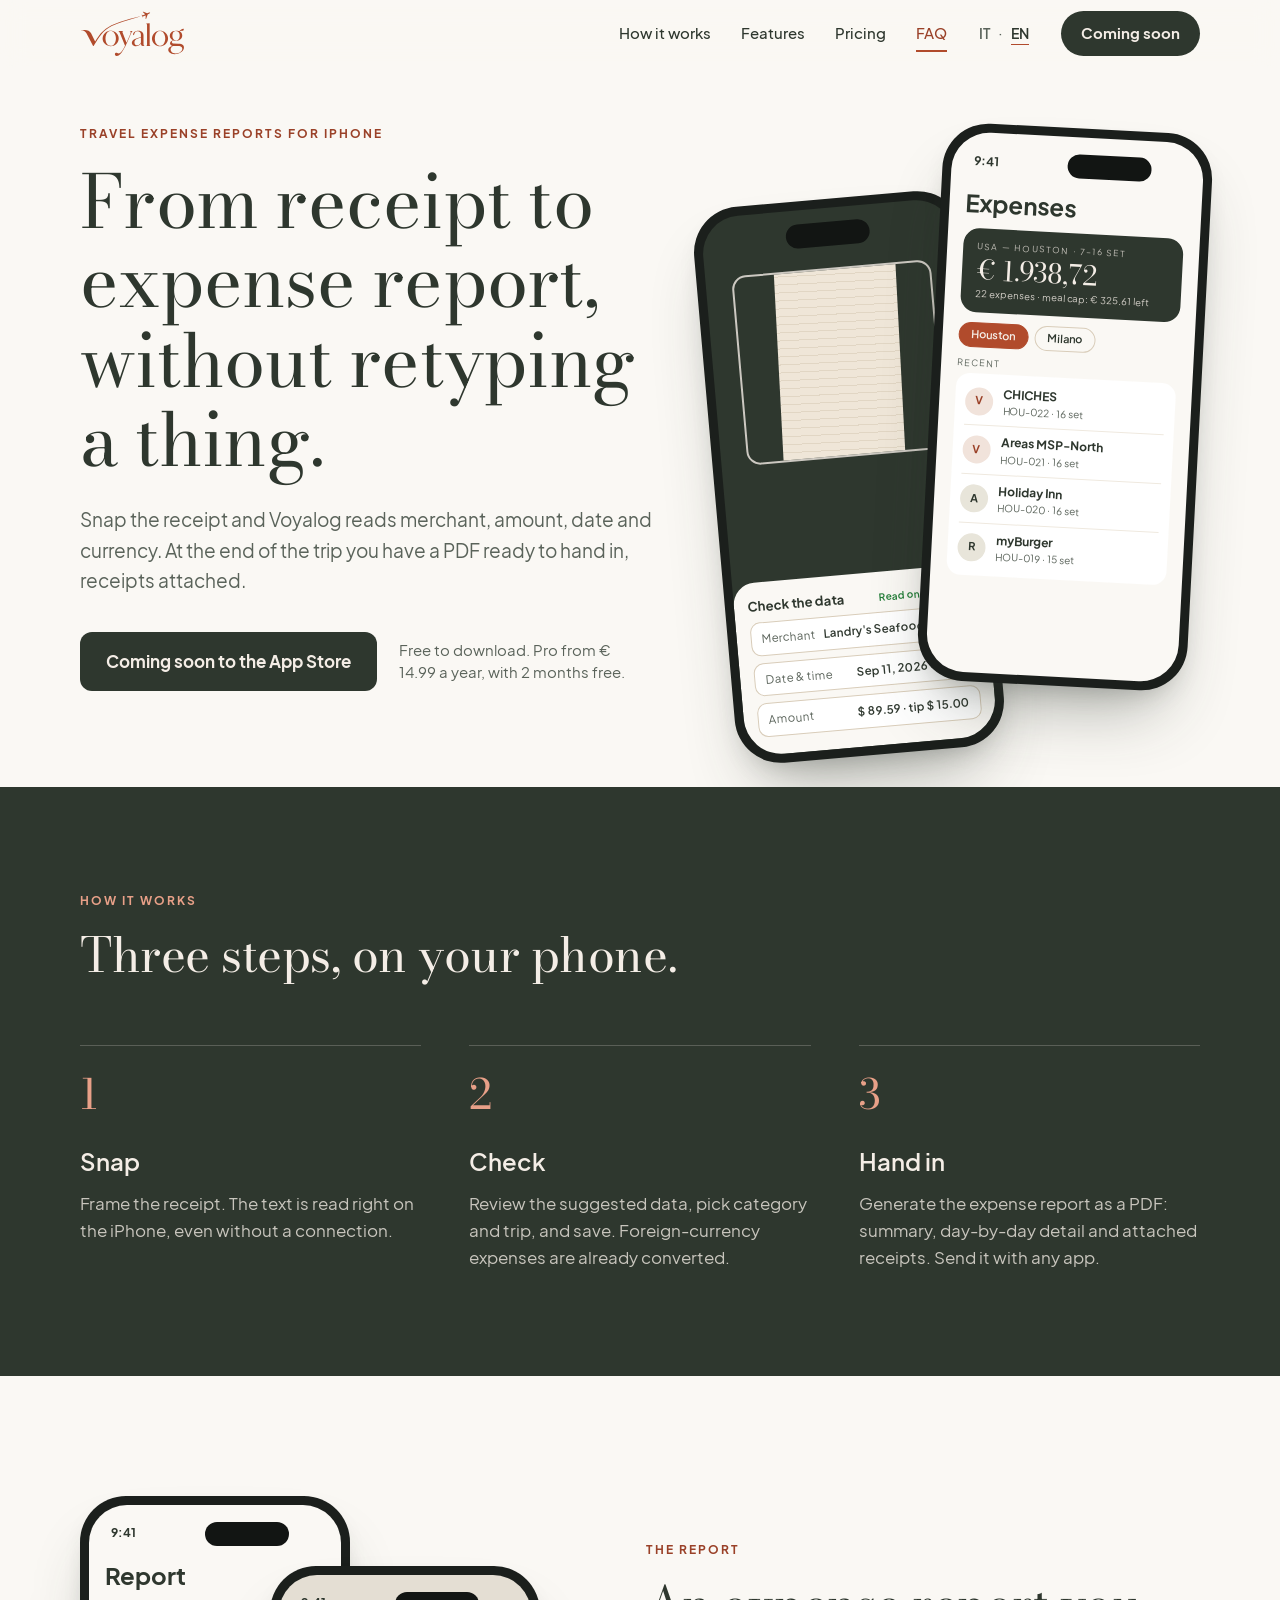
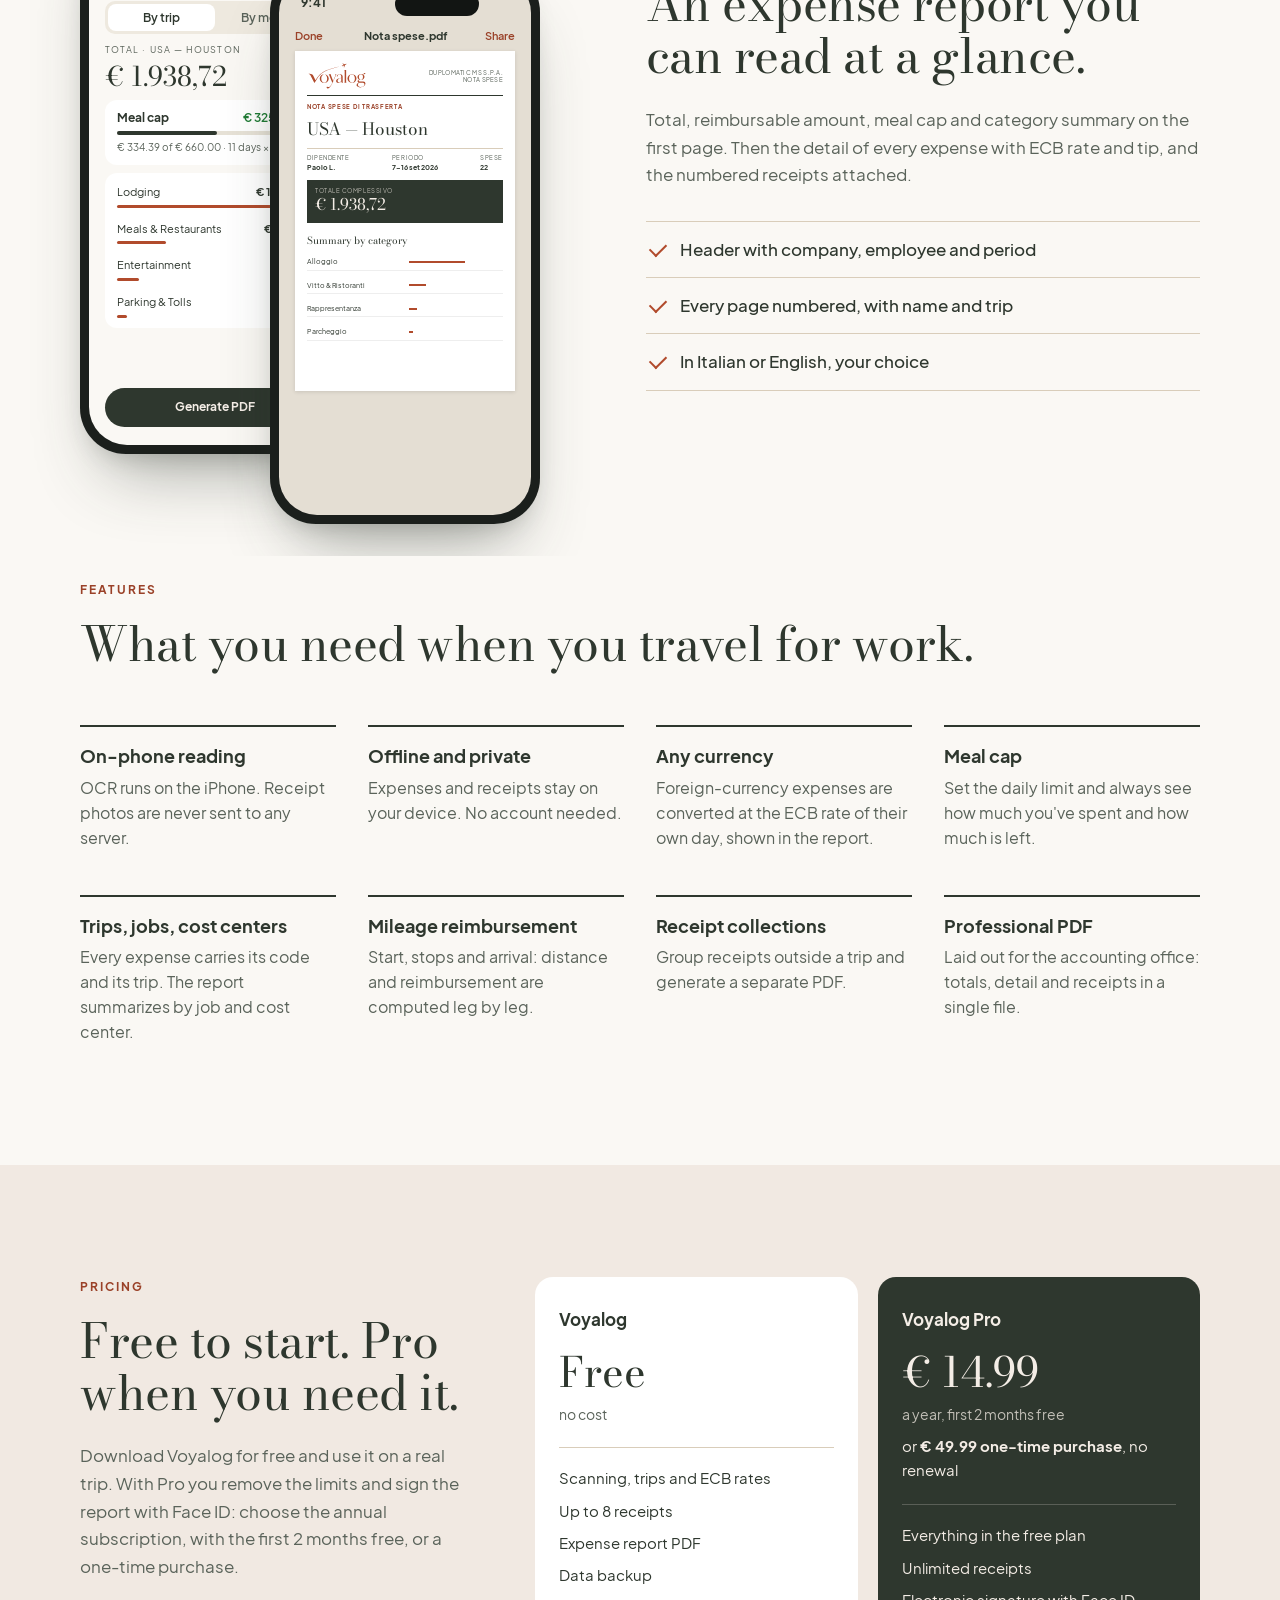
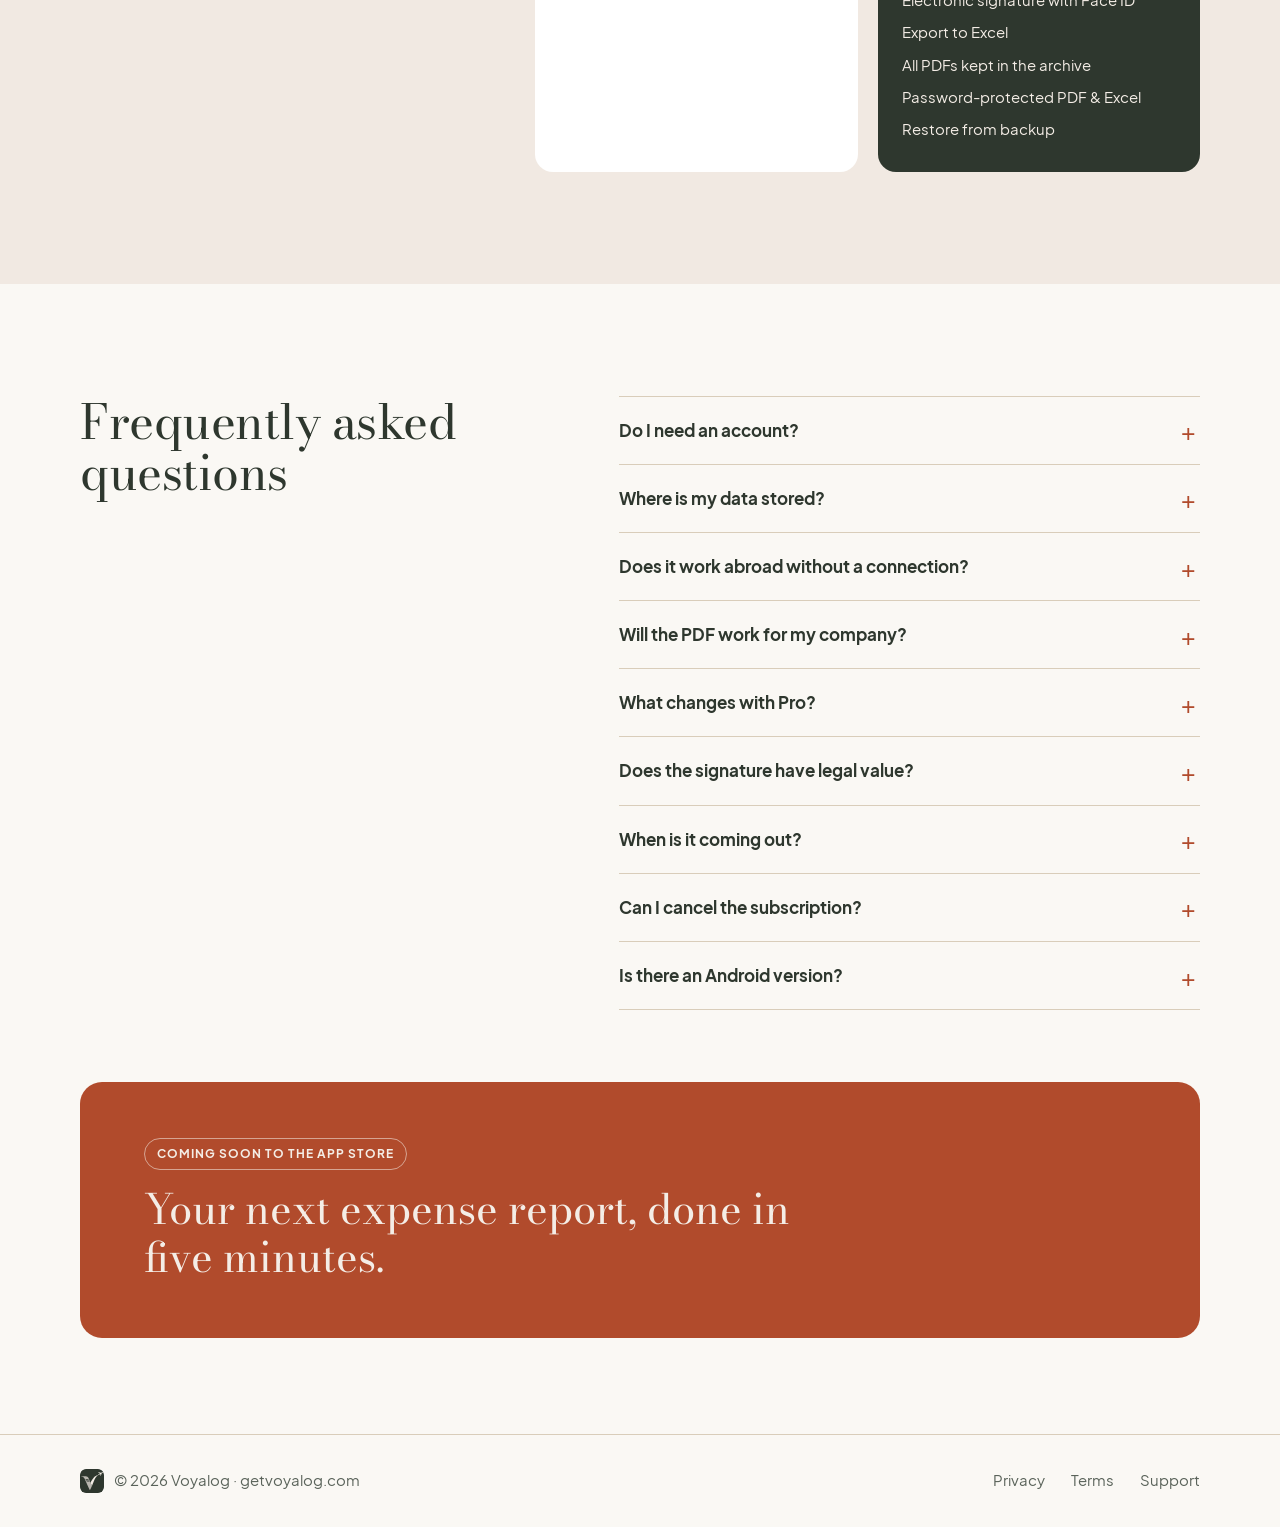
<file: index.html>
<!doctype html>
<html lang="it">
<head>
<meta charset="utf-8">
<meta name="viewport" content="width=device-width, initial-scale=1">
<title>Voyalog — Note spese di trasferta per iPhone</title>
<meta name="description" content="Fotografa lo scontrino e Voyalog legge esercente, importo, data e valuta. A fine trasferta hai un PDF pronto da consegnare. Presto su App Store per iPhone.">
<meta name="theme-color" content="#FAF8F4">
<link rel="icon" type="image/png" href="assets/favicon.png">
<link rel="stylesheet" href="style.css?v=20261011a">
<script>document.documentElement.classList.add("js");</script>
<script src="script.js?v=20261011a" defer></script>
</head>
<body>

<header class="site-header" id="top">
  <div class="wrap header-bar">
    <a class="brand" href="#top" aria-label="Voyalog">
      <img src="assets/wordmark.svg" alt="Voyalog" height="46">
    </a>
    <button class="menu-btn" type="button" aria-expanded="false" aria-controls="nav" data-i18n-aria="nav.menu" aria-label="Menu">
      <span></span><span></span><span></span>
    </button>
    <nav id="nav" class="nav" aria-label="Principale">
      <a href="#come-funziona" data-i18n="nav.how">Come funziona</a>
      <a href="#funzioni" data-i18n="nav.features">Funzioni</a>
      <a href="#prezzo" data-i18n="nav.price">Prezzo</a>
      <a href="#domande" data-i18n="nav.faq">Domande</a>
      <div class="lang" role="group" aria-label="Lingua">
        <button type="button" data-lang="it" aria-pressed="true">IT</button><span aria-hidden="true">·</span><button type="button" data-lang="en" aria-pressed="false">EN</button>
      </div>
      <a class="btn btn-dark btn-sm" href="#scarica" data-i18n="nav.download">In arrivo</a>
    </nav>
  </div>
</header>

<main>

<section class="hero" aria-labelledby="hero-title">
  <div class="wrap hero-grid">
    <div class="hero-copy reveal">
      <p class="eyebrow" data-i18n="hero.eyebrow">Note spese di trasferta per iPhone</p>
      <h1 id="hero-title" class="display" data-i18n-html="hero.title">Dallo scontrino alla nota spese, senza ricopiare nulla.</h1>
      <p class="lead" data-i18n="hero.lead">Fotografi lo scontrino e Voyalog legge esercente, importo, data e valuta. A fine trasferta hai un PDF pronto da consegnare, con gli scontrini allegati.</p>
      <div class="cta-row">
        <a class="btn btn-dark" href="#scarica" data-i18n="cta.soon">Presto su App Store</a>
        <p class="note" data-i18n="hero.note">Gratis da scaricare. Pro da € 14,99 l'anno, con 2 mesi gratis.</p>
      </div>
    </div>

    <div class="hero-phones reveal" aria-hidden="true">
      <div class="phone phone-back">
        <div class="screen scan">
          <div class="island"></div>
          <div class="viewfinder"><div class="paper"></div></div>
          <div class="sheet">
            <div class="sheet-head"><b data-i18n="mock.check">Controlla i dati</b><span class="ok" data-i18n="mock.read">Letto sul telefono</span></div>
            <div class="field"><span data-i18n="mock.merchant">Esercente</span><b>Landry's Seafood House</b></div>
            <div class="field"><span data-i18n="mock.datetime">Data e ora</span><b data-i18n="mock.datetimeval">11 set 2026 · 19:34</b></div>
            <div class="field"><span data-i18n="mock.amount">Importo</span><b data-i18n="mock.amountval">$ 89,59 · mancia $ 15,00</b></div>
          </div>
        </div>
      </div>
      <div class="phone phone-front">
        <div class="screen">
          <div class="statusbar"><span>9:41</span><div class="island"></div></div>
          <h4 class="screen-title" data-i18n="mock.expenses">Spese</h4>
          <div class="totalcard">
            <small>USA — HOUSTON · 7–16 SET</small>
            <strong class="serif">€ 1.938,72</strong>
            <em data-i18n="mock.cardnote">22 spese · massimale vitto: restano € 325,61</em>
          </div>
          <div class="chips"><span class="chip on">Houston</span><span class="chip">Milano</span></div>
          <small class="label" data-i18n="mock.recent">RECENTI</small>
          <ul class="rows">
            <li><i>V</i><div><b>CHICHES</b><span>HOU-022 · 16 set</span></div></li>
            <li><i>V</i><div><b>Areas MSP-North</b><span>HOU-021 · 16 set</span></div></li>
            <li><i class="g">A</i><div><b>Holiday Inn</b><span>HOU-020 · 16 set</span></div></li>
            <li><i class="g">R</i><div><b>myBurger</b><span>HOU-019 · 15 set</span></div></li>
          </ul>
        </div>
      </div>
    </div>
  </div>
</section>

<section class="how dark" id="come-funziona" aria-labelledby="how-title">
  <div class="wrap">
    <p class="eyebrow light reveal" data-i18n="how.eyebrow">Come funziona</p>
    <h2 id="how-title" class="h2 reveal" data-i18n="how.title">Tre passaggi, sul telefono.</h2>
    <ol class="steps">
      <li class="reveal"><span class="num serif">1</span><h3 data-i18n="how.s1.t">Fotografa</h3><p data-i18n="how.s1.p">Inquadri lo scontrino. Il testo viene letto direttamente sull'iPhone, anche senza connessione.</p></li>
      <li class="reveal d1"><span class="num serif">2</span><h3 data-i18n="how.s2.t">Controlla</h3><p data-i18n="how.s2.p">Verifichi i dati proposti, scegli categoria e trasferta e salvi. Le spese in valuta sono già convertite.</p></li>
      <li class="reveal d2"><span class="num serif">3</span><h3 data-i18n="how.s3.t">Consegna</h3><p data-i18n="how.s3.p">Generi la nota spese in PDF: riepilogo, dettaglio giorno per giorno e scontrini allegati. La invii con qualsiasi app.</p></li>
    </ol>
  </div>
</section>

<section class="report" aria-labelledby="report-title">
  <div class="wrap report-grid">
    <div class="report-phones reveal" aria-hidden="true">
      <div class="phone">
        <div class="screen">
          <div class="statusbar"><span>9:41</span><div class="island"></div></div>
          <h4 class="screen-title">Report</h4>
          <div class="seg"><span class="on" data-i18n="mock.bytrip">Per trasferta</span><span data-i18n="mock.bymonth">Per mese</span></div>
          <small class="label" data-i18n="mock.total">TOTALE · USA — HOUSTON</small>
          <strong class="serif big">€ 1.938,72</strong>
          <div class="card allowance">
            <div class="split"><b data-i18n="mock.mealcap">Massimale vitto</b><span class="ok" data-i18n="mock.left">restano € 325,61</span></div>
            <div class="bar"><i style="width:51%"></i></div>
            <small data-i18n="mock.capdetail">€ 334,39 di € 660,00 · 11 gg × € 60</small>
          </div>
          <ul class="cats">
            <li><span data-i18n="cat.lodging">Alloggio</span><b>€ 1.333,38</b><i style="width:100%"></i></li>
            <li><span data-i18n="cat.meals">Vitto & Ristoranti</span><b>€ 334,39</b><i style="width:25%"></i></li>
            <li><span data-i18n="cat.rep">Spese di rappresentanza</span><b>€ 141,81</b><i style="width:11%"></i></li>
            <li><span data-i18n="cat.park">Parcheggio & Pedaggi</span><b>€ 59,85</b><i style="width:5%"></i></li>
          </ul>
          <div class="genpdf" data-i18n="mock.genpdf">Genera PDF</div>
        </div>
      </div>
      <div class="phone phone-pdf">
        <div class="screen">
          <div class="statusbar"><span>9:41</span><div class="island"></div></div>
          <div class="pdfbar"><span data-i18n="mock.done">Fine</span><b>Nota spese.pdf</b><span data-i18n="mock.share">Condividi</span></div>
          <div class="page">
            <div class="pg-head"><img src="assets/wordmark.svg" alt="" height="26"><small>DUPLOMATIC MS S.P.A.<br>NOTA SPESE</small></div>
            <small class="pg-kicker">NOTA SPESE DI TRASFERTA</small>
            <div class="pg-title serif">USA — Houston</div>
            <div class="pg-meta"><span><small>DIPENDENTE</small><b>Paolo L.</b></span><span><small>PERIODO</small><b>7–16 set 2026</b></span><span><small>SPESE</small><b>22</b></span></div>
            <div class="pg-total"><small>TOTALE COMPLESSIVO</small><b class="serif">€ 1.938,72</b></div>
            <div class="pg-sub serif" data-i18n="mock.catsummary">Riepilogo per categoria</div>
            <div class="pg-line"><span>Alloggio</span><i style="width:60%"></i></div>
            <div class="pg-line"><span>Vitto & Ristoranti</span><i style="width:18%"></i></div>
            <div class="pg-line"><span>Rappresentanza</span><i style="width:8%"></i></div>
            <div class="pg-line"><span>Parcheggio</span><i style="width:4%"></i></div>
          </div>
        </div>
      </div>
    </div>
    <div class="report-copy reveal">
      <p class="eyebrow" data-i18n="report.eyebrow">Il report</p>
      <h2 id="report-title" class="h2" data-i18n-html="report.title">Una nota spese che si legge al primo sguardo.</h2>
      <p class="lead sm" data-i18n="report.lead">Totale, rimborsabile, massimale vitto e riepilogo per categoria nella prima pagina. Poi il dettaglio di ogni spesa con cambio BCE e mancia, e gli scontrini numerati in allegato.</p>
      <ul class="checks">
        <li data-i18n="report.l1">Intestazione con azienda, dipendente e periodo</li>
        <li data-i18n="report.l2">Ogni pagina numerata, con nome e trasferta</li>
        <li data-i18n="report.l3">In italiano o in inglese, a tua scelta</li>
      </ul>
    </div>
  </div>
</section>

<section class="features" id="funzioni" aria-labelledby="feat-title">
  <div class="wrap">
    <p class="eyebrow reveal" data-i18n="feat.eyebrow">Funzioni</p>
    <h2 id="feat-title" class="h2 reveal" data-i18n="feat.title">Quello che serve a chi viaggia per lavoro.</h2>
    <div class="feat-grid">
      <article class="reveal"><h3 data-i18n="f1.t">Lettura sul telefono</h3><p data-i18n="f1.p">L'OCR lavora sull'iPhone. Le foto degli scontrini non vengono inviate a nessun server.</p></article>
      <article class="reveal d1"><h3 data-i18n="f2.t">Offline e privata</h3><p data-i18n="f2.p">Spese e scontrini restano sul tuo dispositivo. Non serve creare un account.</p></article>
      <article class="reveal d2"><h3 data-i18n="f3.t">Ogni valuta</h3><p data-i18n="f3.p">Le spese in valuta sono convertite al cambio BCE del loro giorno, riportato nel report.</p></article>
      <article class="reveal d3"><h3 data-i18n="f4.t">Massimale vitto</h3><p data-i18n="f4.p">Imposti il limite giornaliero e vedi sempre quanto hai speso e quanto ti resta.</p></article>
      <article class="reveal"><h3 data-i18n="f5.t">Trasferte, commesse, centri di costo</h3><p data-i18n="f5.p">Ogni spesa ha il suo codice e la sua trasferta. Il report riepiloga per commessa e centro di costo.</p></article>
      <article class="reveal d1"><h3 data-i18n="f6.t">Rimborsi chilometrici</h3><p data-i18n="f6.p">Partenza, tappe e arrivo: distanza e rimborso sono calcolati tratta per tratta.</p></article>
      <article class="reveal d2"><h3 data-i18n="f7.t">Raccolte di scontrini</h3><p data-i18n="f7.p">Raggruppi scontrini fuori trasferta e ne generi un PDF a parte.</p></article>
      <article class="reveal d3"><h3 data-i18n="f8.t">PDF professionale</h3><p data-i18n="f8.p">Impaginato per l'amministrazione: totali, dettaglio e scontrini in un solo file.</p></article>
    </div>
  </div>
</section>

<section class="price" id="prezzo" aria-labelledby="price-title">
  <div class="wrap price-grid">
    <div class="reveal">
      <p class="eyebrow" data-i18n="price.eyebrow">Prezzo</p>
      <h2 id="price-title" class="h2" data-i18n-html="price.title">Gratis per iniziare. Pro quando ti serve.</h2>
      <p class="lead sm" data-i18n="price.lead">Scarichi Voyalog gratis e lo usi su una trasferta vera. Con Pro togli i limiti e firmi la nota con Face ID: scegli l'abbonamento annuale, con i primi 2 mesi gratis, oppure un acquisto una tantum.</p>
    </div>
    <div class="plans">
      <article class="plan reveal">
        <h3>Voyalog</h3>
        <p class="amount serif" data-i18n="price.free">Gratis</p>
        <p class="once" data-i18n="price.freeonce">nessun costo</p>
        <ul>
          <li data-i18n="price.f.all">Scansione, trasferte e cambi BCE</li>
          <li data-i18n="price.f.limit">Fino a 8 scontrini</li>
          <li data-i18n="price.f.pdf">PDF nota spese</li>
          <li data-i18n="price.f.bk">Backup dei dati</li>
        </ul>
      </article>
      <article class="plan pro reveal d1">
        <h3>Voyalog Pro</h3>
        <p class="amount serif" data-i18n="price.amount">€ 14,99</p>
        <p class="once" data-i18n="price.once">all'anno, i primi 2 mesi gratis</p>
        <p class="alt" data-i18n-html="price.alt">oppure <b>€ 49,99 una tantum</b>, senza rinnovo</p>
        <ul>
          <li data-i18n="price.p.all">Tutto il piano gratuito</li>
          <li data-i18n="price.p.unl">Scontrini illimitati</li>
          <li data-i18n="price.p.sig">Firma elettronica con Face ID</li>
          <li data-i18n="price.p.xls">Esportazione in Excel</li>
          <li data-i18n="price.p.pdf">Tutti i PDF in archivio</li>
          <li data-i18n="price.p.enc">PDF e Excel protetti da password</li>
          <li data-i18n="price.p.bk">Ripristino da backup</li>
        </ul>
      </article>
    </div>
  </div>
</section>

<section class="faq" id="domande" aria-labelledby="faq-title">
  <div class="wrap faq-grid">
    <h2 id="faq-title" class="h2 reveal" data-i18n="faq.title">Domande frequenti</h2>
    <div class="faq-list reveal">
      <details><summary data-i18n="q1.q">Serve un account?</summary><p data-i18n="q1.a">No. Apri l'app e inizi a registrare spese.</p></details>
      <details><summary data-i18n="q2.q">Dove sono salvati i miei dati?</summary><p data-i18n="q2.a">Solo sul tuo iPhone: spese, foto e configurazione non passano da server nostri.</p></details>
      <details><summary data-i18n="q3.q">Funziona all'estero senza rete?</summary><p data-i18n="q3.a">Sì. Scansione e registrazione funzionano offline; i cambi BCE si aggiornano appena torni connesso.</p></details>
      <details><summary data-i18n="q4.q">Il PDF va bene per la mia azienda?</summary><p data-i18n="q4.a">Riporta azienda, dipendente, periodo, commesse e centri di costo, con gli scontrini allegati. Lo consegni così com'è.</p></details>
      <details><summary data-i18n="q6.q">Cosa cambia con Pro?</summary><p data-i18n="q6.a">La versione gratuita registra fino a 8 scontrini, conserva un PDF alla volta e crea il backup dei dati. Pro toglie i limiti e aggiunge la firma elettronica con Face ID, l'esportazione in Excel, tutti i PDF in archivio, i PDF e gli Excel protetti da password e il ripristino da backup. Costa € 14,99 l'anno, con i primi 2 mesi gratis, oppure € 49,99 una tantum.</p></details>
      <details><summary data-i18n="q7.q">La firma ha valore legale?</summary><p data-i18n="q7.a">È una firma di tracciabilità interna: lega nome, luogo, data e ora della firma al contenuto della nota, e il PDF resta verificabile. Non è una firma elettronica qualificata né ha una marca temporale certificata: se la tua azienda lo richiede, usa il suo sistema.</p></details>
      <details><summary data-i18n="q8.q">Quando esce?</summary><p data-i18n="q8.a">Voyalog è in prova e arriverà presto su App Store per iPhone.</p></details>
      <details><summary data-i18n="q9.q">Posso disdire l'abbonamento?</summary><p data-i18n="q9.a">Sì, in qualsiasi momento da Impostazioni di iOS › il tuo nome › Abbonamenti, almeno 24 ore prima del rinnovo. Pro resta attivo fino alla fine del periodo pagato, poi l'app torna alla versione gratuita: i tuoi dati e i PDF firmati restano.</p></details>
      <details><summary data-i18n="q5.q">C'è una versione Android?</summary><p data-i18n="q5.a">Per ora Voyalog è disponibile solo per iPhone.</p></details>
    </div>
  </div>
</section>

<section class="final" id="scarica" aria-labelledby="final-title">
  <div class="wrap">
    <div class="band reveal">
      <div>
        <p class="soon" data-i18n="final.soon">Presto su App Store</p>
        <h2 id="final-title" class="serif" data-i18n="final.title">La prossima nota spese, falla in cinque minuti.</h2>
      </div>
    </div>
  </div>
</section>

</main>

<footer class="site-footer">
  <div class="wrap foot">
    <div class="foot-brand"><img src="assets/icon.svg" alt="" width="24" height="24"><span>© 2026 Voyalog · getvoyalog.com</span></div>
    <nav aria-label="Legale">
      <a href="privacy.html" data-i18n="foot.privacy">Privacy</a>
      <a href="terms.html" data-i18n="foot.terms">Termini</a>
      <a href="support.html" data-i18n="foot.support">Supporto</a>
    </nav>
  </div>
</footer>

</body>
</html>
</file>
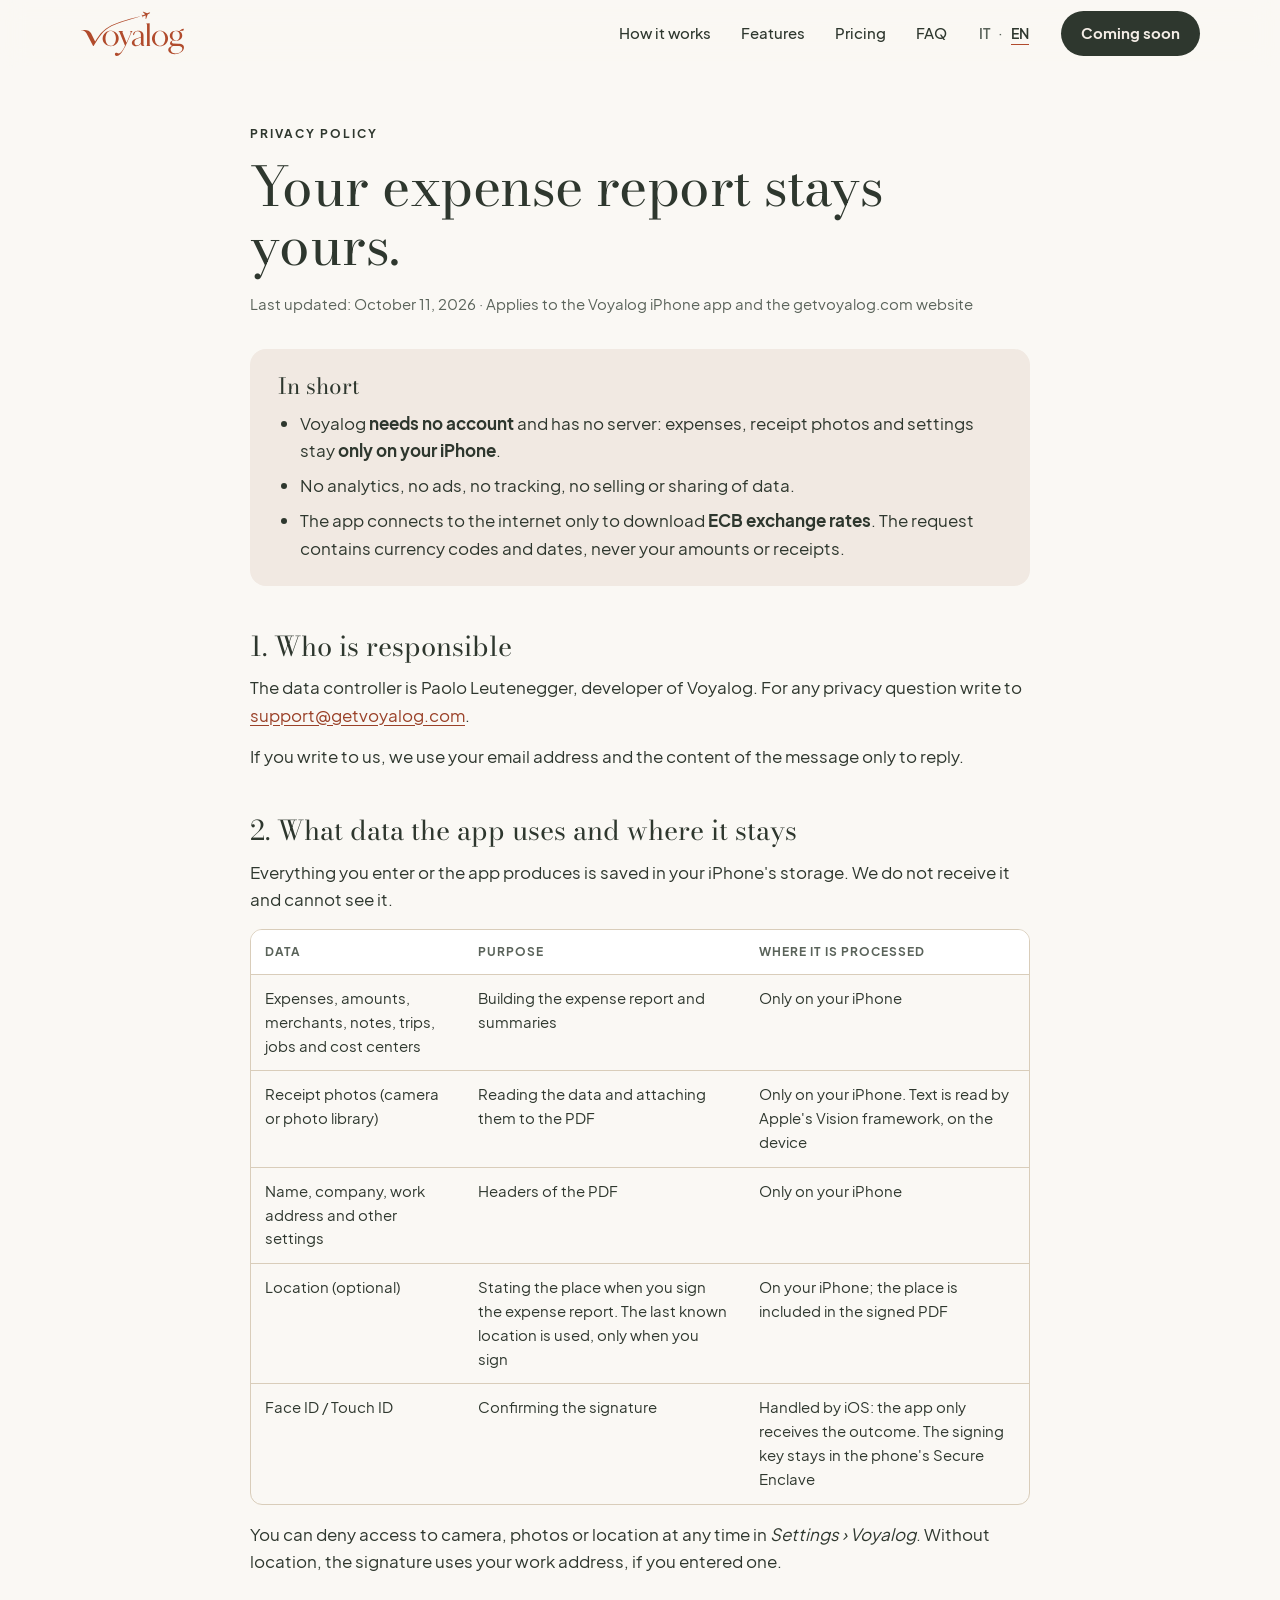
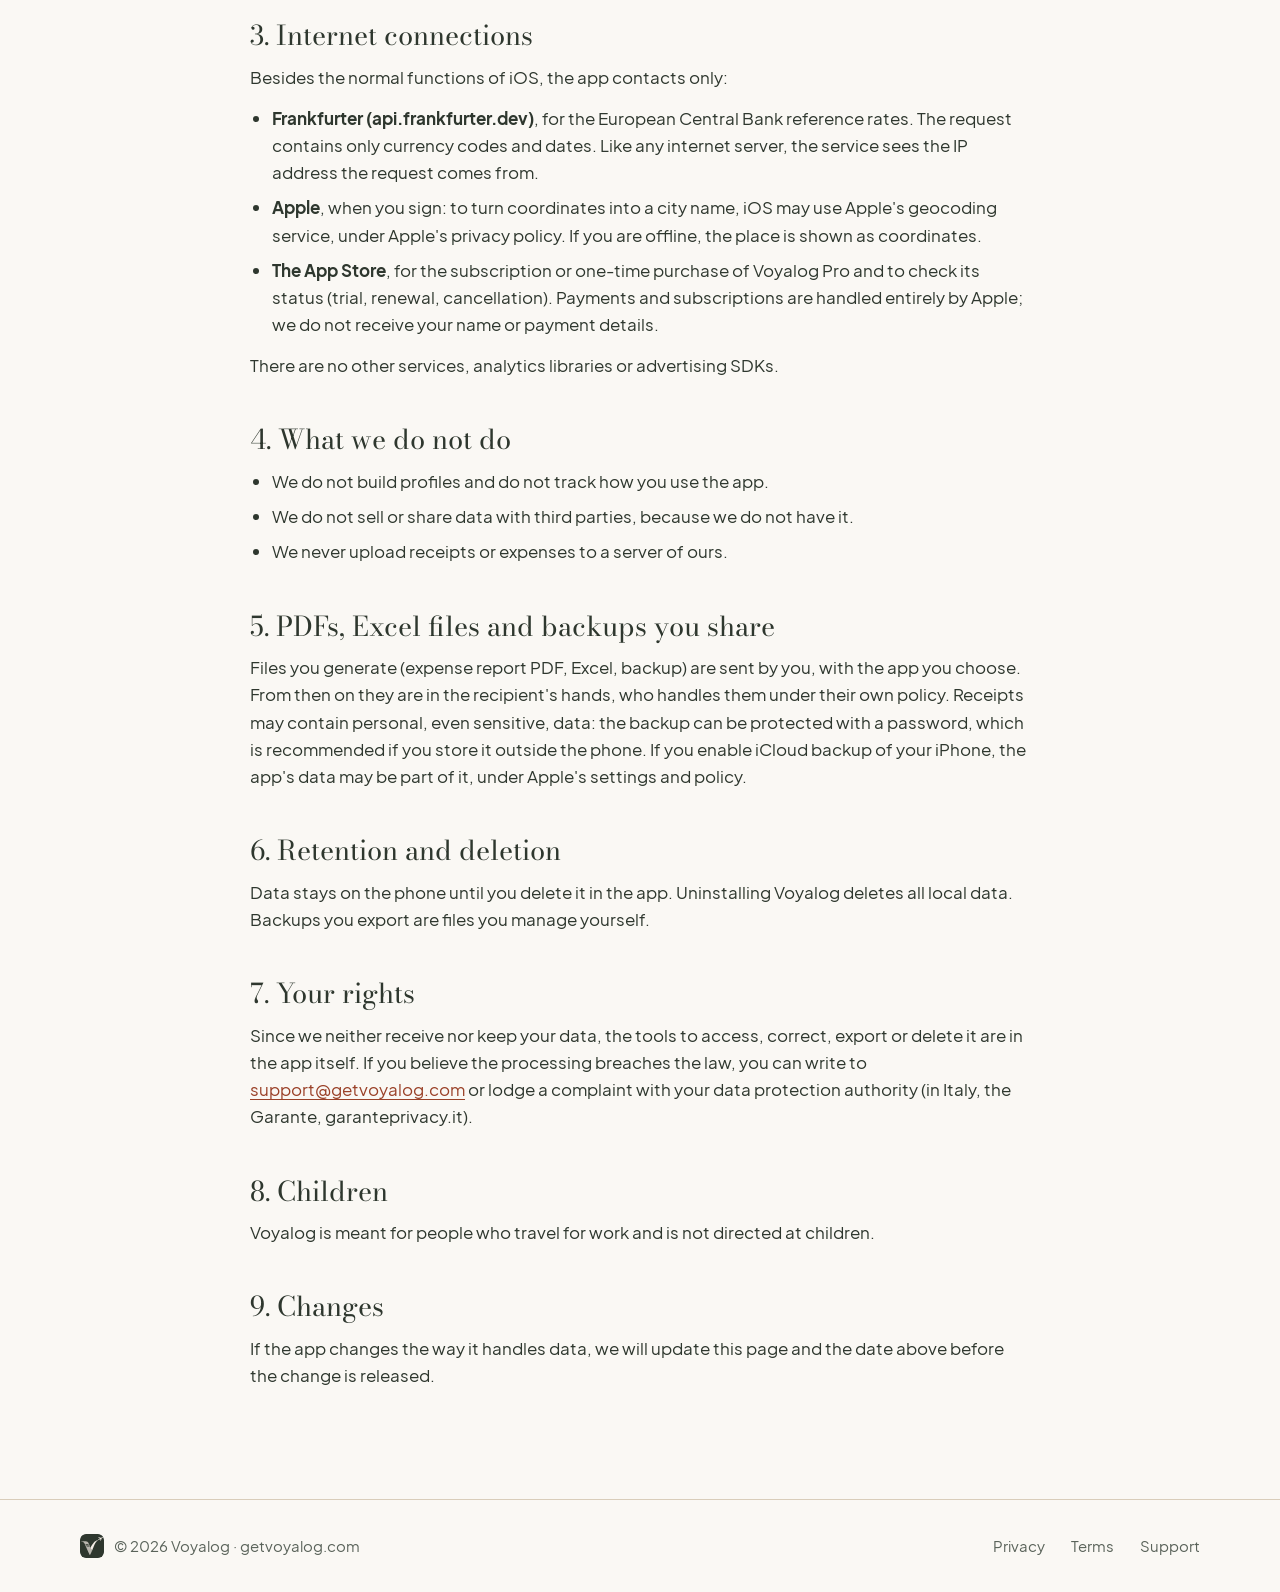
<file: privacy.html>
<!doctype html>
<html lang="it">
<head>
<meta charset="utf-8">
<meta name="viewport" content="width=device-width, initial-scale=1">
<title>Privacy — Voyalog</title>
<meta name="description" content="Informativa sulla privacy di Voyalog: nessun account, nessun server, nessuna analitica. I tuoi dati restano sul tuo iPhone.">
<meta name="theme-color" content="#FAF8F4">
<link rel="canonical" href="https://getvoyalog.com/privacy.html">
<link rel="icon" type="image/png" href="assets/favicon.png">
<link rel="stylesheet" href="style.css?v=20261011a">
<script>document.documentElement.classList.add("js");</script>
<script src="script.js?v=20261011a" defer></script>
</head>
<body data-title="keep">

<header class="site-header" id="top">
  <div class="wrap header-bar">
    <a class="brand" href="/" aria-label="Voyalog">
      <img src="assets/wordmark.svg" alt="Voyalog" height="46">
    </a>
    <button class="menu-btn" type="button" aria-expanded="false" aria-controls="nav" data-i18n-aria="nav.menu" aria-label="Menu">
      <span></span><span></span><span></span>
    </button>
    <nav id="nav" class="nav" aria-label="Principale">
      <a href="/#come-funziona" data-i18n="nav.how">Come funziona</a>
      <a href="/#funzioni" data-i18n="nav.features">Funzioni</a>
      <a href="/#prezzo" data-i18n="nav.price">Prezzo</a>
      <a href="/#domande" data-i18n="nav.faq">Domande</a>
      <div class="lang" role="group" aria-label="Lingua">
        <button type="button" data-lang="it" aria-pressed="true">IT</button><span aria-hidden="true">·</span><button type="button" data-lang="en" aria-pressed="false">EN</button>
      </div>
      <a class="btn btn-dark btn-sm" href="/#scarica" data-i18n="nav.download">In arrivo</a>
    </nav>
  </div>
</header>

<main class="doc">
<div class="wrap">

<article class="lang-it">
  <p class="eyebrow">Informativa sulla privacy</p>
  <h1 class="display doc-title">La tua nota spese resta tua.</h1>
  <p class="meta">Ultimo aggiornamento: 11 ottobre 2026 · Si applica all'app Voyalog per iPhone e al sito getvoyalog.com</p>

  <aside class="summary">
    <h2>In sintesi</h2>
    <ul>
      <li>Voyalog <b>non richiede un account</b> e non ha un server: spese, foto degli scontrini e impostazioni restano <b>solo sul tuo iPhone</b>.</li>
      <li>Nessuna analitica, nessuna pubblicità, nessun tracciamento, nessuna vendita o cessione di dati.</li>
      <li>L'app si collega a internet solo per scaricare i <b>cambi BCE</b>. La richiesta contiene codici di valuta e date, mai i tuoi importi o i tuoi scontrini.</li>
    </ul>
  </aside>

  <h2>1. Chi è il titolare</h2>
  <p>Il titolare del trattamento è Paolo Leutenegger, sviluppatore di Voyalog. Per qualsiasi domanda sulla privacy scrivi a <a href="mailto:support@getvoyalog.com">support@getvoyalog.com</a>.</p>
  <p>Se ci scrivi, usiamo il tuo indirizzo email e il contenuto del messaggio solo per risponderti.</p>

  <h2>2. Quali dati usa l'app e dove restano</h2>
  <p>Tutti i dati che inserisci o che l'app produce sono salvati nella memoria del tuo iPhone. Non li riceviamo e non siamo in grado di vederli.</p>
  <div class="table-wrap"><table>
    <thead><tr><th>Dato</th><th>A cosa serve</th><th>Dove viene trattato</th></tr></thead>
    <tbody>
      <tr><td>Spese, importi, esercenti, note, trasferte, commesse e centri di costo</td><td>Compilare la nota spese e i report</td><td>Solo sul tuo iPhone</td></tr>
      <tr><td>Foto degli scontrini (fotocamera o libreria foto)</td><td>Leggere i dati e allegarli al PDF</td><td>Solo sul tuo iPhone. Il testo è letto dal framework Vision di Apple, sul dispositivo</td></tr>
      <tr><td>Nome, azienda, indirizzo di lavoro e altre impostazioni</td><td>Intestare il PDF</td><td>Solo sul tuo iPhone</td></tr>
      <tr><td>Posizione (facoltativa)</td><td>Indicare il luogo al momento della firma della nota spese. Si usa l'ultima posizione nota, solo quando firmi</td><td>Sul tuo iPhone; il luogo entra nel PDF firmato</td></tr>
      <tr><td>Face ID / Touch ID</td><td>Confermare la firma</td><td>Gestito da iOS: l'app riceve solo l'esito. La chiave di firma resta nella Secure Enclave del telefono</td></tr>
    </tbody>
  </table></div>
  <p>Puoi negare in qualsiasi momento l'accesso a fotocamera, foto o posizione da <i>Impostazioni › Voyalog</i>. Senza la posizione, la firma usa il tuo indirizzo di lavoro, se l'hai inserito.</p>

  <h2>3. Connessioni a internet</h2>
  <p>Oltre alle normali funzioni di iOS, l'app contatta soltanto:</p>
  <ul>
    <li><b>Frankfurter (api.frankfurter.dev)</b>, per i cambi di riferimento della Banca Centrale Europea. La richiesta contiene solo i codici delle valute e le date. Come ogni server su internet, il servizio vede l'indirizzo IP da cui arriva la richiesta.</li>
    <li><b>Apple</b>, quando firmi: per trasformare le coordinate in un nome di città, iOS può usare il servizio di geocodifica di Apple, secondo la sua informativa. Se sei offline, il luogo è indicato con le coordinate.</li>
    <li><b>App Store</b>, per l'abbonamento o l'acquisto una tantum di Voyalog Pro e per verificarne lo stato (prova, rinnovo, disdetta). Pagamenti e abbonamenti sono gestiti interamente da Apple; noi non riceviamo il tuo nome né i tuoi dati di pagamento.</li>
  </ul>
  <p>Non esistono altri servizi, librerie di analisi o SDK pubblicitari.</p>

  <h2>4. Quello che non facciamo</h2>
  <ul>
    <li>Non creiamo profili e non tracciamo il tuo uso dell'app.</li>
    <li>Non vendiamo né condividiamo dati con terzi, perché non li abbiamo.</li>
    <li>Non carichiamo mai scontrini o spese su un nostro server.</li>
  </ul>

  <h2>5. PDF, Excel e backup che condividi</h2>
  <p>I file che generi (PDF della nota spese, Excel, backup) li invii tu, con l'app che scegli. Da quel momento sono nelle mani del destinatario, che li tratta secondo la propria informativa. Gli scontrini possono contenere dati personali, anche sensibili: il backup può essere protetto con una password, ed è consigliato se lo conservi fuori dal telefono. Se attivi il backup iCloud dell'iPhone, i dati dell'app possono farne parte, secondo le impostazioni e l'informativa di Apple.</p>

  <h2>6. Conservazione e cancellazione</h2>
  <p>I dati restano sul telefono finché non li elimini nell'app. Disinstallare Voyalog cancella tutti i dati locali. I backup che esporti sono file che gestisci tu.</p>

  <h2>7. I tuoi diritti</h2>
  <p>Poiché non riceviamo né conserviamo i tuoi dati, gli strumenti per accedervi, correggerli, esportarli o cancellarli sono nell'app stessa. Se ritieni che il trattamento violi la normativa, puoi scrivere a <a href="mailto:support@getvoyalog.com">support@getvoyalog.com</a> o presentare reclamo al Garante per la protezione dei dati personali (garanteprivacy.it).</p>

  <h2>8. Minori</h2>
  <p>Voyalog è pensata per chi viaggia per lavoro e non è rivolta ai minori.</p>

  <h2>9. Modifiche</h2>
  <p>Se l'app cambierà il modo di trattare i dati, aggiorneremo questa pagina e la data in alto prima del rilascio della modifica.</p>
</article>

<article class="lang-en">
  <p class="eyebrow">Privacy policy</p>
  <h1 class="display doc-title">Your expense report stays yours.</h1>
  <p class="meta">Last updated: October 11, 2026 · Applies to the Voyalog iPhone app and the getvoyalog.com website</p>

  <aside class="summary">
    <h2>In short</h2>
    <ul>
      <li>Voyalog <b>needs no account</b> and has no server: expenses, receipt photos and settings stay <b>only on your iPhone</b>.</li>
      <li>No analytics, no ads, no tracking, no selling or sharing of data.</li>
      <li>The app connects to the internet only to download <b>ECB exchange rates</b>. The request contains currency codes and dates, never your amounts or receipts.</li>
    </ul>
  </aside>

  <h2>1. Who is responsible</h2>
  <p>The data controller is Paolo Leutenegger, developer of Voyalog. For any privacy question write to <a href="mailto:support@getvoyalog.com">support@getvoyalog.com</a>.</p>
  <p>If you write to us, we use your email address and the content of the message only to reply.</p>

  <h2>2. What data the app uses and where it stays</h2>
  <p>Everything you enter or the app produces is saved in your iPhone's storage. We do not receive it and cannot see it.</p>
  <div class="table-wrap"><table>
    <thead><tr><th>Data</th><th>Purpose</th><th>Where it is processed</th></tr></thead>
    <tbody>
      <tr><td>Expenses, amounts, merchants, notes, trips, jobs and cost centers</td><td>Building the expense report and summaries</td><td>Only on your iPhone</td></tr>
      <tr><td>Receipt photos (camera or photo library)</td><td>Reading the data and attaching them to the PDF</td><td>Only on your iPhone. Text is read by Apple's Vision framework, on the device</td></tr>
      <tr><td>Name, company, work address and other settings</td><td>Headers of the PDF</td><td>Only on your iPhone</td></tr>
      <tr><td>Location (optional)</td><td>Stating the place when you sign the expense report. The last known location is used, only when you sign</td><td>On your iPhone; the place is included in the signed PDF</td></tr>
      <tr><td>Face ID / Touch ID</td><td>Confirming the signature</td><td>Handled by iOS: the app only receives the outcome. The signing key stays in the phone's Secure Enclave</td></tr>
    </tbody>
  </table></div>
  <p>You can deny access to camera, photos or location at any time in <i>Settings › Voyalog</i>. Without location, the signature uses your work address, if you entered one.</p>

  <h2>3. Internet connections</h2>
  <p>Besides the normal functions of iOS, the app contacts only:</p>
  <ul>
    <li><b>Frankfurter (api.frankfurter.dev)</b>, for the European Central Bank reference rates. The request contains only currency codes and dates. Like any internet server, the service sees the IP address the request comes from.</li>
    <li><b>Apple</b>, when you sign: to turn coordinates into a city name, iOS may use Apple's geocoding service, under Apple's privacy policy. If you are offline, the place is shown as coordinates.</li>
    <li><b>The App Store</b>, for the subscription or one-time purchase of Voyalog Pro and to check its status (trial, renewal, cancellation). Payments and subscriptions are handled entirely by Apple; we do not receive your name or payment details.</li>
  </ul>
  <p>There are no other services, analytics libraries or advertising SDKs.</p>

  <h2>4. What we do not do</h2>
  <ul>
    <li>We do not build profiles and do not track how you use the app.</li>
    <li>We do not sell or share data with third parties, because we do not have it.</li>
    <li>We never upload receipts or expenses to a server of ours.</li>
  </ul>

  <h2>5. PDFs, Excel files and backups you share</h2>
  <p>Files you generate (expense report PDF, Excel, backup) are sent by you, with the app you choose. From then on they are in the recipient's hands, who handles them under their own policy. Receipts may contain personal, even sensitive, data: the backup can be protected with a password, which is recommended if you store it outside the phone. If you enable iCloud backup of your iPhone, the app's data may be part of it, under Apple's settings and policy.</p>

  <h2>6. Retention and deletion</h2>
  <p>Data stays on the phone until you delete it in the app. Uninstalling Voyalog deletes all local data. Backups you export are files you manage yourself.</p>

  <h2>7. Your rights</h2>
  <p>Since we neither receive nor keep your data, the tools to access, correct, export or delete it are in the app itself. If you believe the processing breaches the law, you can write to <a href="mailto:support@getvoyalog.com">support@getvoyalog.com</a> or lodge a complaint with your data protection authority (in Italy, the Garante, garanteprivacy.it).</p>

  <h2>8. Children</h2>
  <p>Voyalog is meant for people who travel for work and is not directed at children.</p>

  <h2>9. Changes</h2>
  <p>If the app changes the way it handles data, we will update this page and the date above before the change is released.</p>
</article>

</div>
</main>

<footer class="site-footer">
  <div class="wrap foot">
    <div class="foot-brand"><img src="assets/icon.svg" alt="" width="24" height="24"><span>© 2026 Voyalog · getvoyalog.com</span></div>
    <nav aria-label="Legale">
      <a href="privacy.html" data-i18n="foot.privacy">Privacy</a>
      <a href="terms.html" data-i18n="foot.terms">Termini</a>
      <a href="support.html" data-i18n="foot.support">Supporto</a>
    </nav>
  </div>
</footer>

</body>
</html>
</file>
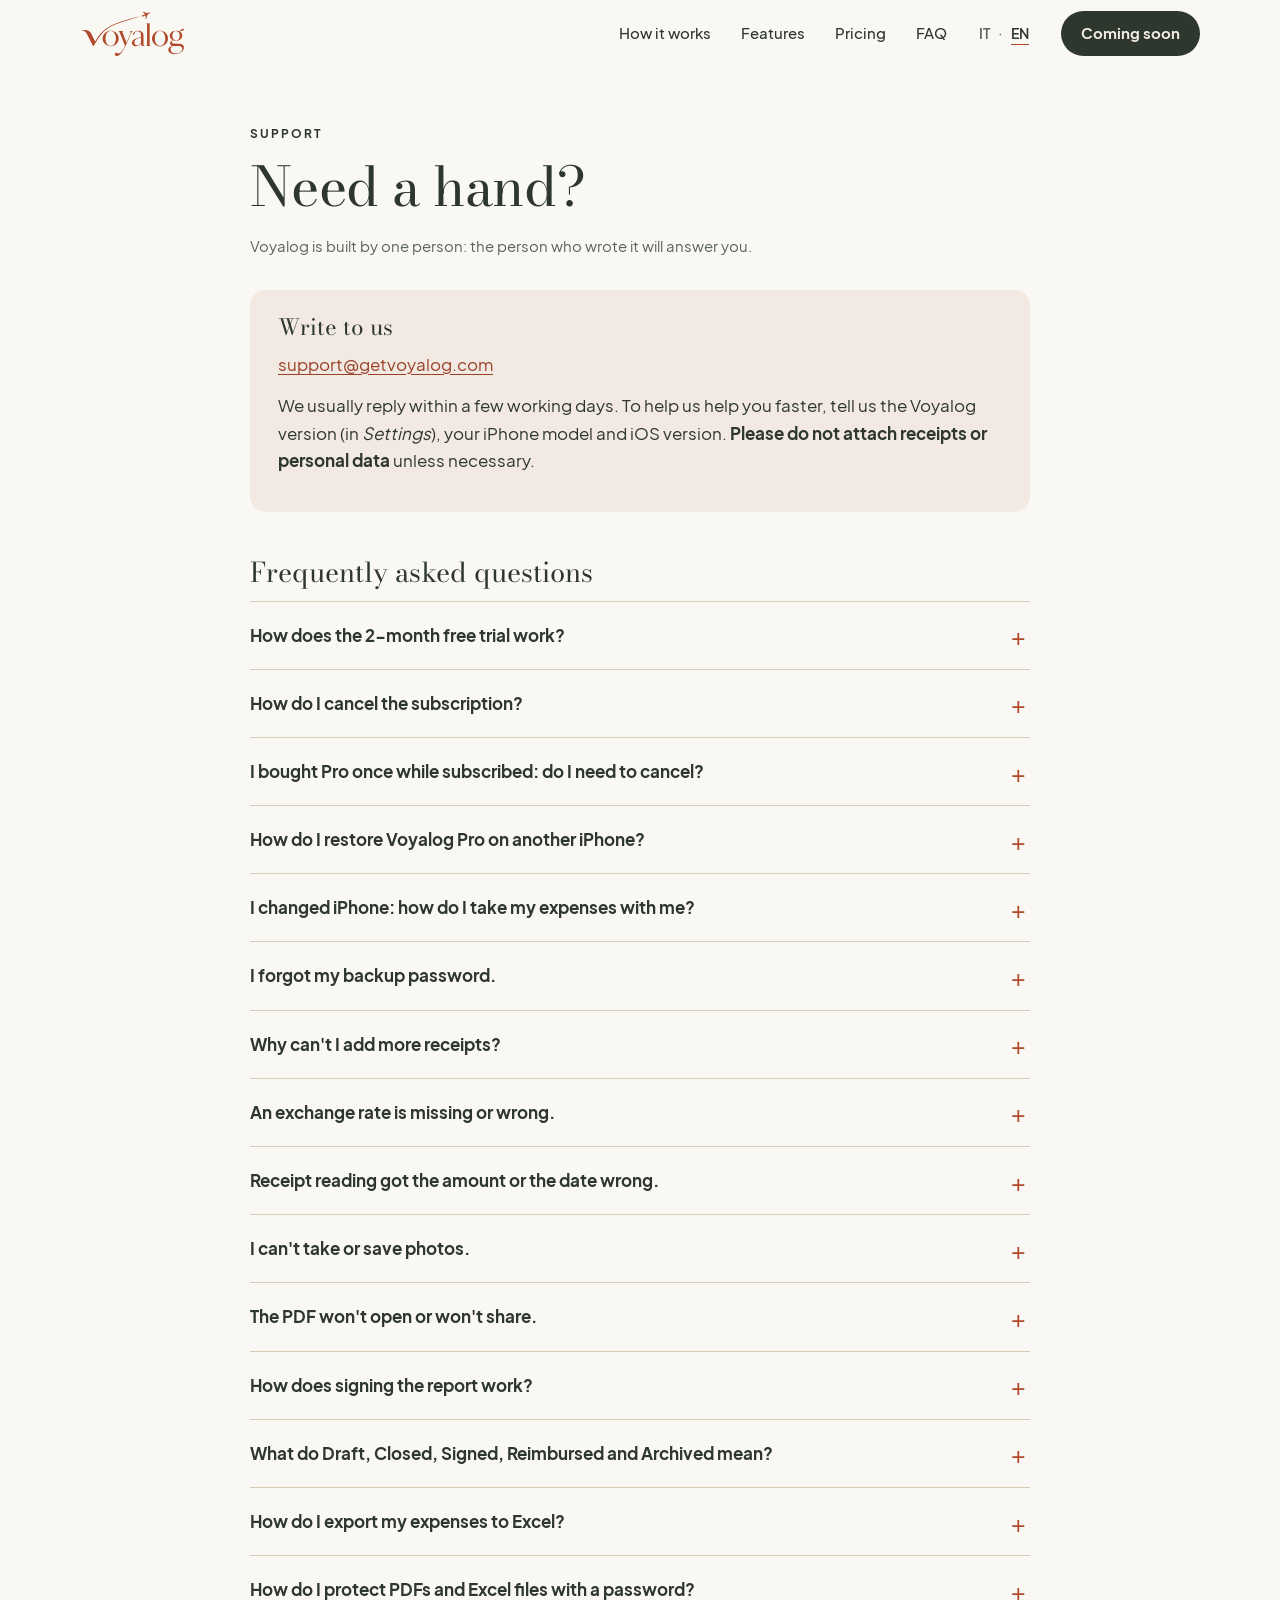
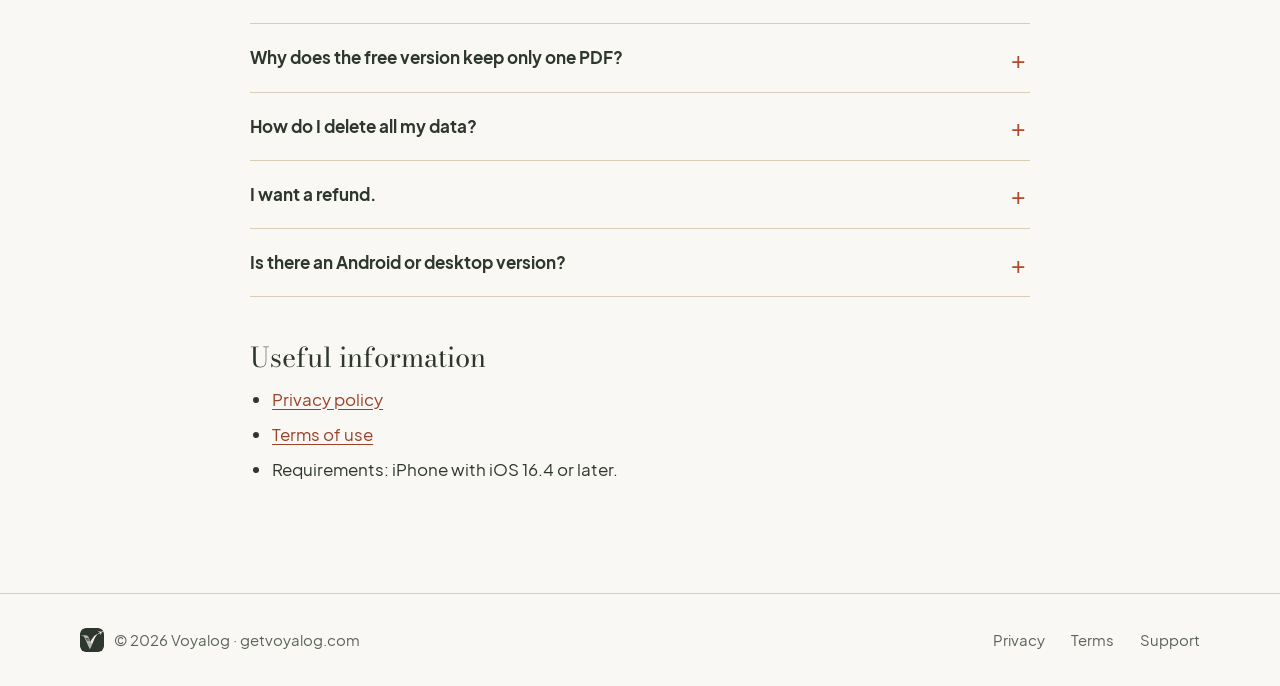
<file: support.html>
<!doctype html>
<html lang="it">
<head>
<meta charset="utf-8">
<meta name="viewport" content="width=device-width, initial-scale=1">
<title>Supporto — Voyalog</title>
<meta name="description" content="Supporto di Voyalog: contatti, domande frequenti su acquisto Pro, backup, cambi e PDF.">
<meta name="theme-color" content="#FAF8F4">
<link rel="canonical" href="https://getvoyalog.com/support.html">
<link rel="icon" type="image/png" href="assets/favicon.png">
<link rel="stylesheet" href="style.css?v=20261011a">
<script>document.documentElement.classList.add("js");</script>
<script src="script.js?v=20261011a" defer></script>
</head>
<body data-title="keep">

<header class="site-header" id="top">
  <div class="wrap header-bar">
    <a class="brand" href="/" aria-label="Voyalog">
      <img src="assets/wordmark.svg" alt="Voyalog" height="46">
    </a>
    <button class="menu-btn" type="button" aria-expanded="false" aria-controls="nav" data-i18n-aria="nav.menu" aria-label="Menu">
      <span></span><span></span><span></span>
    </button>
    <nav id="nav" class="nav" aria-label="Principale">
      <a href="/#come-funziona" data-i18n="nav.how">Come funziona</a>
      <a href="/#funzioni" data-i18n="nav.features">Funzioni</a>
      <a href="/#prezzo" data-i18n="nav.price">Prezzo</a>
      <a href="/#domande" data-i18n="nav.faq">Domande</a>
      <div class="lang" role="group" aria-label="Lingua">
        <button type="button" data-lang="it" aria-pressed="true">IT</button><span aria-hidden="true">·</span><button type="button" data-lang="en" aria-pressed="false">EN</button>
      </div>
      <a class="btn btn-dark btn-sm" href="/#scarica" data-i18n="nav.download">In arrivo</a>
    </nav>
  </div>
</header>

<main class="doc">
<div class="wrap">

<article class="lang-it">
  <p class="eyebrow">Supporto</p>
  <h1 class="display doc-title">Serve una mano?</h1>
  <p class="meta">Voyalog è sviluppata da una persona sola: ti risponde chi l'ha scritta.</p>

  <aside class="summary">
    <h2>Scrivici</h2>
    <p><a href="mailto:support@getvoyalog.com">support@getvoyalog.com</a></p>
    <p>Rispondiamo di norma entro pochi giorni lavorativi. Per aiutarti prima, indica la versione di Voyalog (in <i>Impostazioni</i>), il modello di iPhone e la versione di iOS. <b>Non allegare scontrini o dati personali</b> se non è necessario.</p>
  </aside>

  <h2>Domande frequenti</h2>
  <div class="faq-list">
    <details><summary>Come funziona la prova gratuita di 2 mesi?</summary><p>La prova è l'inizio dell'abbonamento annuale: per 2 mesi hai Voyalog Pro completo senza pagare. Se non disdici almeno 24 ore prima della fine, l'abbonamento parte e viene addebitato il primo anno. La prova si usa una sola volta per Apple ID. Durante la prova l'app ti ricorda quanti giorni mancano e, negli ultimi giorni, ti avvisa a ogni apertura.</p></details>
    <details><summary>Come disdico l'abbonamento?</summary><p>Da <i>Impostazioni di iOS › il tuo nome › Abbonamenti › Voyalog Pro</i>, oppure dall'app con «Gestisci abbonamento» in <i>Impostazioni › Versione</i>. Disdici almeno 24 ore prima del rinnovo. Pro resta attivo fino alla fine del periodo pagato, poi l'app torna alla versione gratuita: i tuoi dati e i PDF firmati restano.</p></details>
    <details><summary>Ho comprato Pro una tantum mentre ero abbonato: devo disdire?</summary><p>Sì. Apple non disdice l'abbonamento da sola: dopo l'acquisto l'app ti propone «Gestisci abbonamento» per farlo subito. Altrimenti disdicilo da <i>Impostazioni di iOS › il tuo nome › Abbonamenti</i>.</p></details>
    <details><summary>Come ripristino Voyalog Pro su un altro iPhone?</summary><p>Usa lo stesso Apple ID con cui hai attivato Pro, con l'abbonamento o con l'acquisto una tantum, e scegli «Ripristina acquisti» nelle Impostazioni dell'app. Pro è collegato al tuo Apple ID, non a un account Voyalog.</p></details>
    <details><summary>Ho cambiato iPhone: come porto con me le spese?</summary><p>Sul vecchio telefono crea un backup da <i>Impostazioni › Backup</i> (gratis) e salvalo dove vuoi, ad esempio in iCloud Drive. Sul nuovo telefono installa Voyalog e scegli «Ripristina da file» selezionando quel file: il ripristino è una funzione Pro. Se il backup è protetto da password, serve la stessa password.</p></details>
    <details><summary>Ho dimenticato la password del backup.</summary><p>Purtroppo non è recuperabile, e non lo è nemmeno da parte nostra: la password non viene mai salvata né inviata. È il prezzo di un backup davvero privato. Per questo conviene salvarla in un gestore di password.</p></details>
    <details><summary>Perché non riesco ad aggiungere altri scontrini?</summary><p>La versione gratuita registra fino a 8 scontrini. Per aggiungerne altri puoi passare a Voyalog Pro, con l'abbonamento annuale o con un acquisto una tantum. Gli scontrini già inseriti restano tuoi e puoi sempre generare il PDF di ciò che hai già.</p></details>
    <details><summary>Il cambio di una valuta non è indicato o è sbagliato.</summary><p>Voyalog usa i cambi di riferimento della Banca Centrale Europea, pubblicati nei giorni lavorativi: per sabato e domenica si usa l'ultimo giorno disponibile. Le valute che la BCE non pubblica non hanno un cambio automatico: puoi inserire tu il cambio nella spesa. Se sei offline, i cambi si aggiornano appena torni connesso.</p></details>
    <details><summary>La lettura dello scontrino ha sbagliato importo o data.</summary><p>La lettura è automatica e può sbagliare con scontrini sgualciti, sbiaditi o con caratteri insoliti. Controlla sempre i dati prima di salvare: puoi correggere ogni campo a mano. Se un tipo di scontrino non si legge mai bene, scrivici e allega, se vuoi, una foto con i dati personali oscurati.</p></details>
    <details><summary>Non riesco a scattare le foto o a salvarle.</summary><p>Controlla in <i>Impostazioni di iOS › Voyalog</i> che l'accesso a fotocamera e foto sia consentito.</p></details>
    <details><summary>Il PDF non si apre o non si condivide.</summary><p>Prova a riaprirlo da <i>Documenti</i> nell'app e a condividerlo con «Condividi». Se non va, scrivici indicando la versione di iOS.</p></details>
    <details><summary>Come funziona la firma della nota spese?</summary><p>Con Voyalog Pro, a fine trasferta tocchi «Chiudi e firma» in Home, sotto il totale della trasferta, e confermi con Face ID o impronta. Una nota già chiusa senza firma si firma con «Firma». Voyalog registra nome, luogo, data e ora e li lega al contenuto della nota in un PDF verificabile, poi lo condividi. Se il telefono non ha una posizione nota, il luogo è il tuo indirizzo di lavoro. È una firma di tracciabilità interna, non una firma qualificata con valore legale.</p></details>
    <details><summary>Cosa vogliono dire Bozza, Chiusa, Firmata, Rimborsata e Archiviata?</summary><p><b>Bozza</b>: la nota è aperta e puoi aggiungere spese. <b>Chiusa</b>: hai generato il PDF definitivo da consegnare. <b>Firmata</b>: il PDF è firmato con Face ID (Pro). <b>Rimborsata</b>: hai ricevuto il rimborso e ne hai registrato l'importo. <b>Archiviata</b>: non c'era nulla da rimborsare, ad esempio perché hai pagato con la carta aziendale. Una nota chiusa si può riaprire dal modulo della trasferta.</p></details>
    <details><summary>Come esporto le spese in Excel?</summary><p>Con Voyalog Pro trovi il tasto <b>Excel</b> accanto al PDF in <i>Report</i> (per trasferta o per mese) e nelle raccolte di scontrini. Per esportare tutto in un solo file usa <i>Impostazioni › Esporta tutto in Excel</i>. Il file ha i fogli Spese e Riepilogo (e Trasferte nell'esportazione completa), con importi e date come numeri e date veri, pronti da filtrare e sommare. Lo condividi con il foglio di iOS.</p></details>
    <details><summary>Come proteggo con password i PDF e gli Excel?</summary><p>Con Voyalog Pro vai in <i>Impostazioni › Protezione con password</i>, attiva l'interruttore e scegli la password. Da quel momento i PDF e gli Excel che condividi sono cifrati con AES-256 e si aprono solo con quella password, in Anteprima, Acrobat ed Excel. Nell'app restano leggibili. Comunica la password a parte, non nella stessa email del file. Se la dimentichi non si recupera: imposta una nuova password e condividi di nuovo il file.</p></details>
    <details><summary>Perché la versione gratuita conserva un solo PDF?</summary><p>La versione gratuita tiene un PDF alla volta: quando ne generi uno nuovo, l'app ti avvisa e ti propone di condividere il precedente prima di eliminarlo. Con Pro tutti i PDF restano in archivio.</p></details>
    <details><summary>Come cancello tutti i miei dati?</summary><p>I dati sono solo sul tuo iPhone: elimina le spese dall'app oppure disinstalla Voyalog, e tutto viene cancellato. Non c'è un account da chiudere.</p></details>
    <details><summary>Voglio un rimborso.</summary><p>Gli acquisti sono gestiti da Apple, che decide sui rimborsi. Puoi richiederlo su <a href="https://reportaproblem.apple.com">reportaproblem.apple.com</a>.</p></details>
    <details><summary>Esiste una versione per Android o per il computer?</summary><p>Per ora Voyalog è disponibile solo per iPhone.</p></details>
  </div>

  <h2>Informazioni utili</h2>
  <ul>
    <li><a href="privacy.html">Informativa sulla privacy</a></li>
    <li><a href="terms.html">Termini di utilizzo</a></li>
    <li>Requisiti: iPhone con iOS 16.4 o successivo.</li>
  </ul>
</article>

<article class="lang-en">
  <p class="eyebrow">Support</p>
  <h1 class="display doc-title">Need a hand?</h1>
  <p class="meta">Voyalog is built by one person: the person who wrote it will answer you.</p>

  <aside class="summary">
    <h2>Write to us</h2>
    <p><a href="mailto:support@getvoyalog.com">support@getvoyalog.com</a></p>
    <p>We usually reply within a few working days. To help us help you faster, tell us the Voyalog version (in <i>Settings</i>), your iPhone model and iOS version. <b>Please do not attach receipts or personal data</b> unless necessary.</p>
  </aside>

  <h2>Frequently asked questions</h2>
  <div class="faq-list">
    <details><summary>How does the 2-month free trial work?</summary><p>The trial is the start of the annual subscription: for 2 months you have the full Voyalog Pro without paying. If you do not cancel at least 24 hours before it ends, the subscription starts and the first year is charged. The trial can be used once per Apple ID. During the trial the app reminds you how many days are left and, in the last days, warns you every time you open it.</p></details>
    <details><summary>How do I cancel the subscription?</summary><p>In <i>iOS Settings › your name › Subscriptions › Voyalog Pro</i>, or from the app with “Manage subscription” in <i>Settings › Version</i>. Cancel at least 24 hours before renewal. Pro stays active until the end of the paid period, then the app goes back to the free version: your data and signed PDFs stay.</p></details>
    <details><summary>I bought Pro once while subscribed: do I need to cancel?</summary><p>Yes. Apple does not cancel the subscription by itself: after the purchase the app offers “Manage subscription” so you can do it right away. Otherwise cancel it in <i>iOS Settings › your name › Subscriptions</i>.</p></details>
    <details><summary>How do I restore Voyalog Pro on another iPhone?</summary><p>Use the same Apple ID you got Pro with, by subscription or one-time purchase, and choose “Restore purchases” in the app's Settings. Pro is tied to your Apple ID, not to a Voyalog account.</p></details>
    <details><summary>I changed iPhone: how do I take my expenses with me?</summary><p>On the old phone create a backup from <i>Settings › Backup</i> (free) and save it wherever you like, for example in iCloud Drive. On the new phone install Voyalog and choose “Restore from file”, selecting that file: restoring is a Pro feature. If the backup is password-protected, you need the same password.</p></details>
    <details><summary>I forgot my backup password.</summary><p>Unfortunately it cannot be recovered, not even by us: the password is never stored or sent anywhere. That is the price of a truly private backup. This is why it is worth keeping it in a password manager.</p></details>
    <details><summary>Why can't I add more receipts?</summary><p>The free version records up to 8 receipts. To add more you can move to Voyalog Pro, with the annual subscription or a one-time purchase. Receipts you already entered remain yours and you can always generate the PDF of what you have.</p></details>
    <details><summary>An exchange rate is missing or wrong.</summary><p>Voyalog uses the European Central Bank reference rates, published on working days: for Saturdays and Sundays the last available day is used. Currencies the ECB does not publish have no automatic rate: you can enter the rate on the expense yourself. If you are offline, rates update as soon as you are back online.</p></details>
    <details><summary>Receipt reading got the amount or the date wrong.</summary><p>Reading is automatic and can fail with crumpled, faded or unusual receipts. Always check the data before saving: every field can be corrected by hand. If a type of receipt never reads well, write to us, optionally with a photo with personal data masked.</p></details>
    <details><summary>I can't take or save photos.</summary><p>Check in <i>iOS Settings › Voyalog</i> that camera and photo access are allowed.</p></details>
    <details><summary>The PDF won't open or won't share.</summary><p>Try reopening it from <i>Documents</i> in the app and sharing it with “Share”. If it still fails, write to us with your iOS version.</p></details>
    <details><summary>How does signing the report work?</summary><p>With Voyalog Pro, at the end of a trip you tap “Close and sign” on Home, under the trip total, and confirm with Face ID or fingerprint. A report already closed without a signature is signed with “Sign”. Voyalog records name, place, date and time and binds them to the content of the report in a verifiable PDF, which you then share. If the phone has no known location, the place is your work address. It is an internal traceability signature, not a qualified signature with legal value.</p></details>
    <details><summary>What do Draft, Closed, Signed, Reimbursed and Archived mean?</summary><p><b>Draft</b>: the report is open and you can add expenses. <b>Closed</b>: you generated the final PDF to hand in. <b>Signed</b>: the PDF is signed with Face ID (Pro). <b>Reimbursed</b>: you received the reimbursement and recorded the amount. <b>Archived</b>: there was nothing to reimburse, for example because you paid with the company card. A closed report can be reopened from the trip form.</p></details>
    <details><summary>How do I export my expenses to Excel?</summary><p>With Voyalog Pro you will find the <b>Excel</b> button next to PDF in <i>Report</i> (by trip or by month) and in receipt collections. To export everything in a single file use <i>Settings › Export everything to Excel</i>. The file has the sheets Expenses and Summary (and Trips in the full export), with amounts and dates as real numbers and dates, ready to filter and sum. You share it with the iOS share sheet.</p></details>
    <details><summary>How do I protect PDFs and Excel files with a password?</summary><p>With Voyalog Pro go to <i>Settings › Password protection</i>, turn on the switch and choose the password. From then on the PDFs and Excel files you share are encrypted with AES-256 and open only with that password, in Preview, Acrobat and Excel. In the app they stay readable. Give the password separately, not in the same email as the file. If you forget it, it cannot be recovered: set a new password and share the file again.</p></details>
    <details><summary>Why does the free version keep only one PDF?</summary><p>The free version keeps one PDF at a time: when you generate a new one, the app warns you and offers to share the previous one before deleting it. With Pro all PDFs stay in the archive.</p></details>
    <details><summary>How do I delete all my data?</summary><p>Data is only on your iPhone: delete the expenses in the app or uninstall Voyalog, and everything is erased. There is no account to close.</p></details>
    <details><summary>I want a refund.</summary><p>Purchases are handled by Apple, which decides on refunds. You can request one at <a href="https://reportaproblem.apple.com">reportaproblem.apple.com</a>.</p></details>
    <details><summary>Is there an Android or desktop version?</summary><p>For now Voyalog is available for iPhone only.</p></details>
  </div>

  <h2>Useful information</h2>
  <ul>
    <li><a href="privacy.html">Privacy policy</a></li>
    <li><a href="terms.html">Terms of use</a></li>
    <li>Requirements: iPhone with iOS 16.4 or later.</li>
  </ul>
</article>
</div>
</main>

<footer class="site-footer">
  <div class="wrap foot">
    <div class="foot-brand"><img src="assets/icon.svg" alt="" width="24" height="24"><span>© 2026 Voyalog · getvoyalog.com</span></div>
    <nav aria-label="Legale">
      <a href="privacy.html" data-i18n="foot.privacy">Privacy</a>
      <a href="terms.html" data-i18n="foot.terms">Termini</a>
      <a href="support.html" data-i18n="foot.support">Supporto</a>
    </nav>
  </div>
</footer>

</body>
</html>
</file>
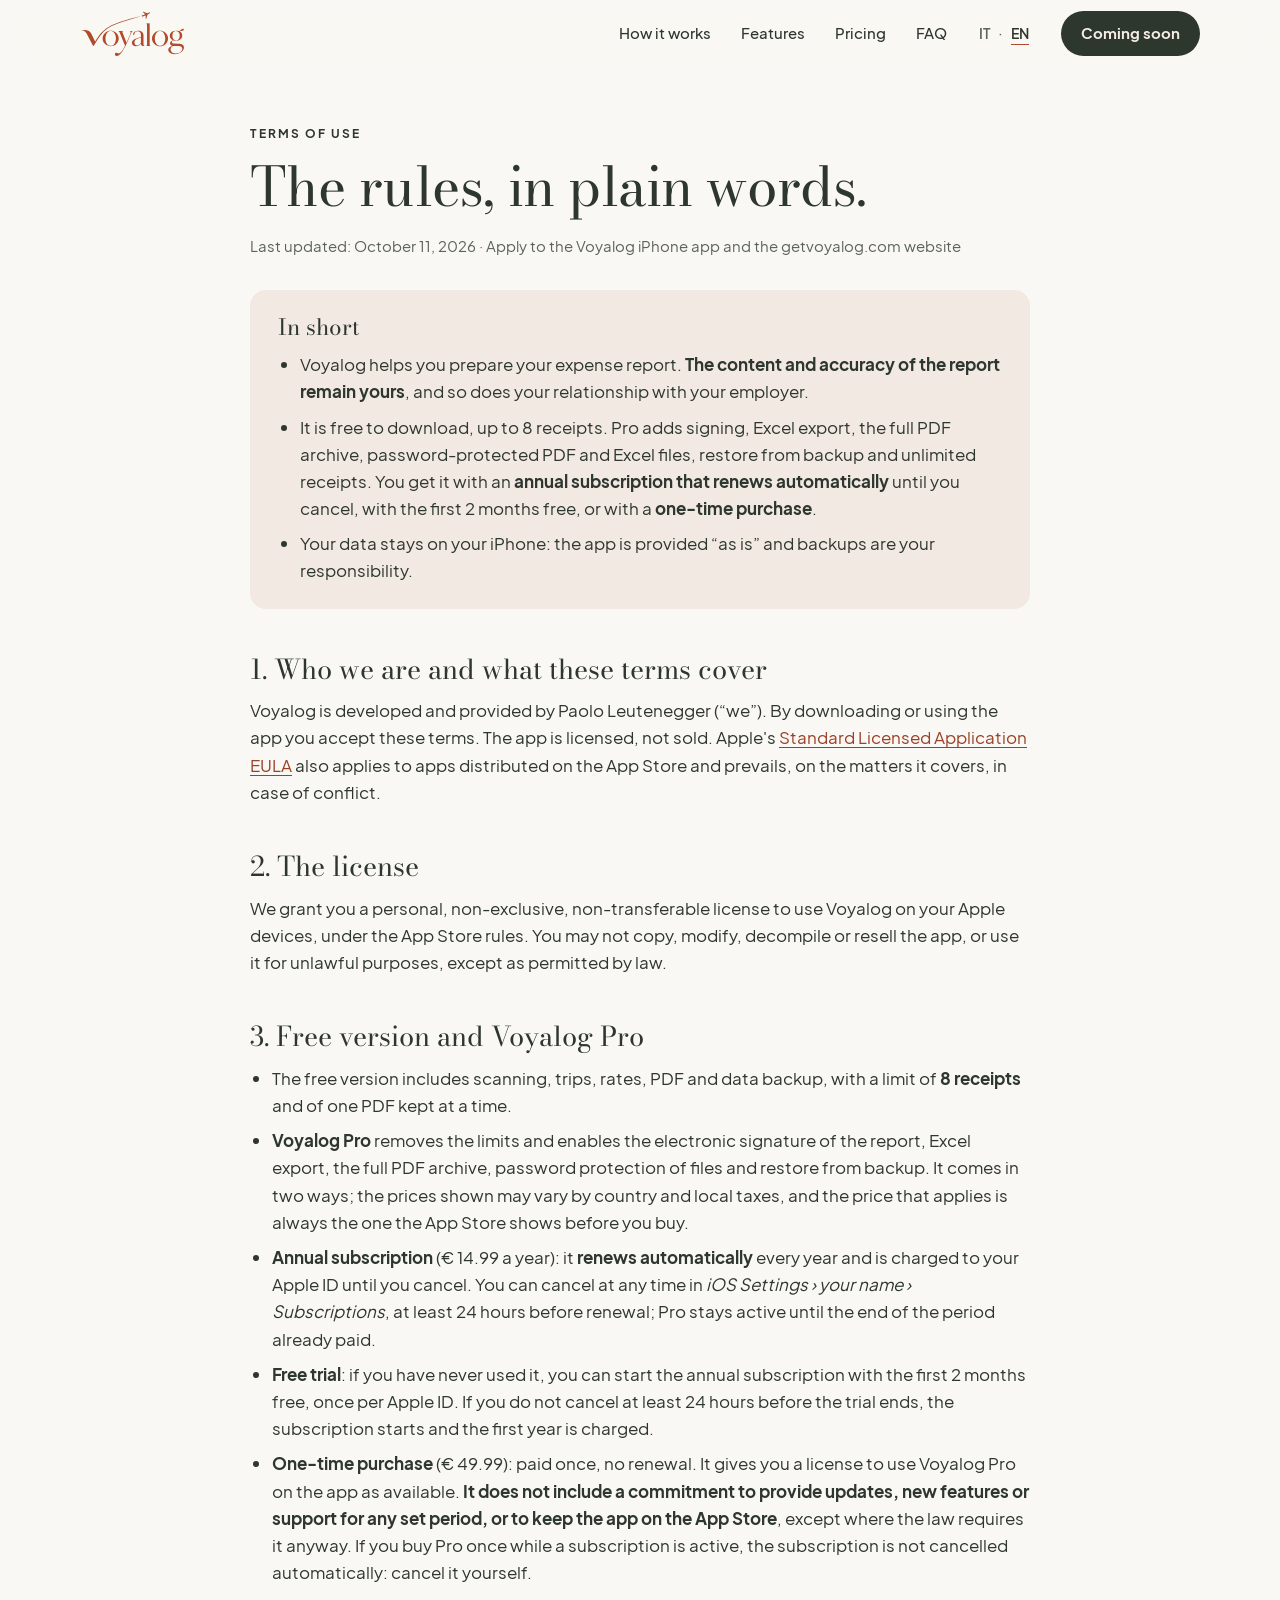
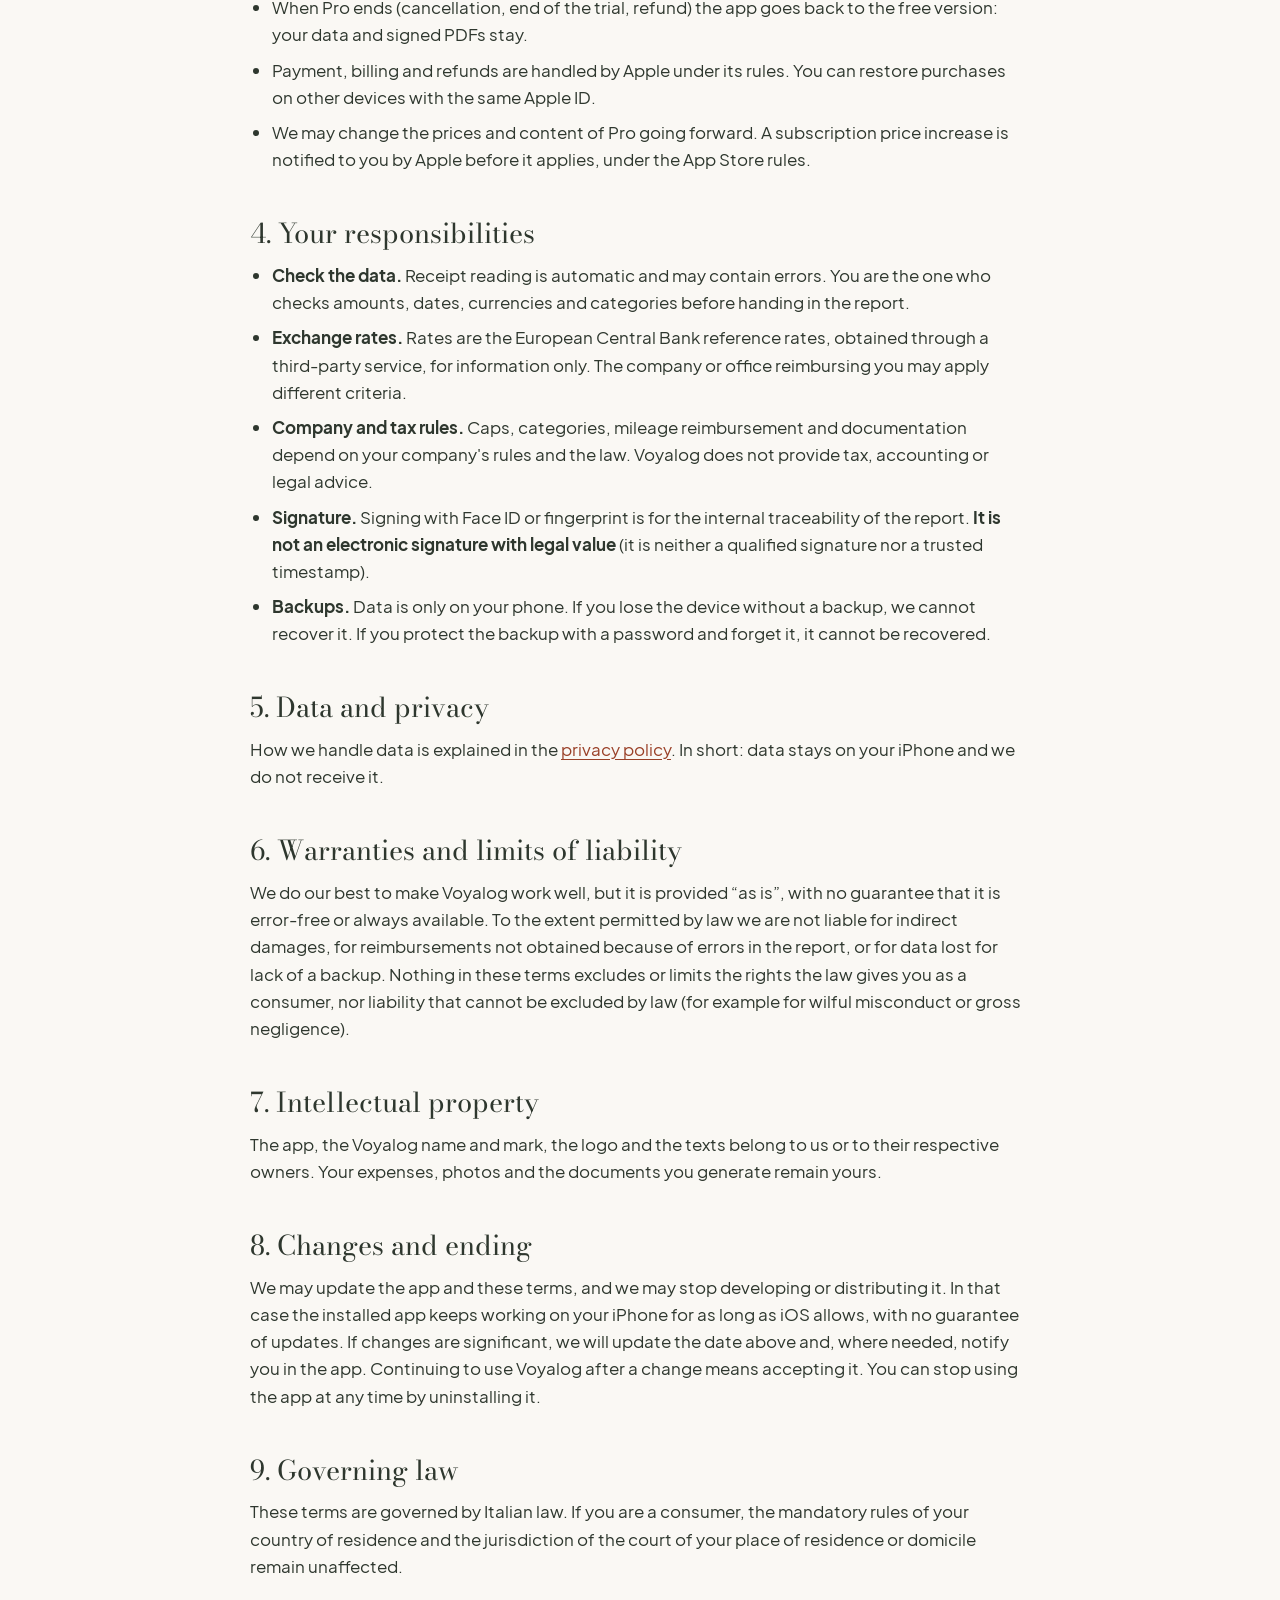
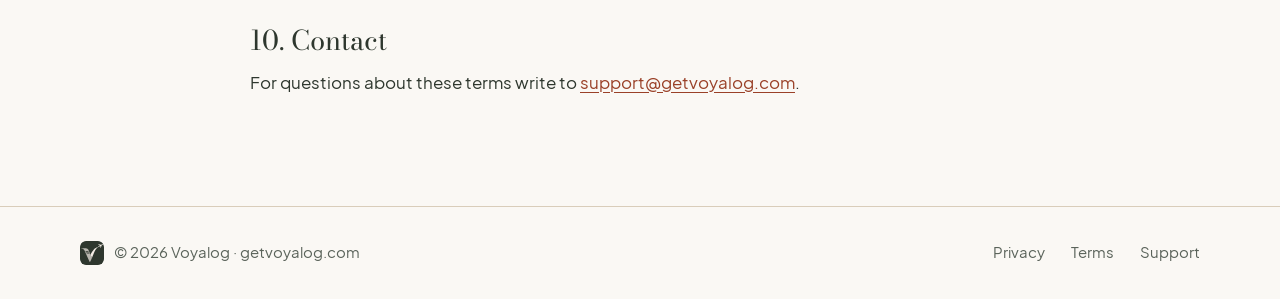
<file: terms.html>
<!doctype html>
<html lang="it">
<head>
<meta charset="utf-8">
<meta name="viewport" content="width=device-width, initial-scale=1">
<title>Termini di utilizzo — Voyalog</title>
<meta name="description" content="Termini di utilizzo di Voyalog: licenza, versione gratuita e Pro, responsabilità e legge applicabile.">
<meta name="theme-color" content="#FAF8F4">
<link rel="canonical" href="https://getvoyalog.com/terms.html">
<link rel="icon" type="image/png" href="assets/favicon.png">
<link rel="stylesheet" href="style.css?v=20261011a">
<script>document.documentElement.classList.add("js");</script>
<script src="script.js?v=20261011a" defer></script>
</head>
<body data-title="keep">

<header class="site-header" id="top">
  <div class="wrap header-bar">
    <a class="brand" href="/" aria-label="Voyalog">
      <img src="assets/wordmark.svg" alt="Voyalog" height="46">
    </a>
    <button class="menu-btn" type="button" aria-expanded="false" aria-controls="nav" data-i18n-aria="nav.menu" aria-label="Menu">
      <span></span><span></span><span></span>
    </button>
    <nav id="nav" class="nav" aria-label="Principale">
      <a href="/#come-funziona" data-i18n="nav.how">Come funziona</a>
      <a href="/#funzioni" data-i18n="nav.features">Funzioni</a>
      <a href="/#prezzo" data-i18n="nav.price">Prezzo</a>
      <a href="/#domande" data-i18n="nav.faq">Domande</a>
      <div class="lang" role="group" aria-label="Lingua">
        <button type="button" data-lang="it" aria-pressed="true">IT</button><span aria-hidden="true">·</span><button type="button" data-lang="en" aria-pressed="false">EN</button>
      </div>
      <a class="btn btn-dark btn-sm" href="/#scarica" data-i18n="nav.download">In arrivo</a>
    </nav>
  </div>
</header>

<main class="doc">
<div class="wrap">

<article class="lang-it">
  <p class="eyebrow">Termini di utilizzo</p>
  <h1 class="display doc-title">Le regole, scritte semplici.</h1>
  <p class="meta">Ultimo aggiornamento: 11 ottobre 2026 · Valgono per l'app Voyalog per iPhone e per il sito getvoyalog.com</p>

  <aside class="summary">
    <h2>In sintesi</h2>
    <ul>
      <li>Voyalog ti aiuta a compilare la nota spese. <b>Il contenuto e la correttezza della nota restano tuoi</b>, e tuo è il rapporto con la tua azienda.</li>
      <li>Si scarica gratis, fino a 8 scontrini. Pro aggiunge la firma, l'esportazione in Excel, l'archivio completo dei PDF, i PDF e gli Excel protetti da password, il ripristino da backup e gli scontrini illimitati. Si ottiene con un <b>abbonamento annuale che si rinnova automaticamente</b> finché non lo disdici, con i primi 2 mesi gratis, oppure con un <b>acquisto una tantum</b>.</li>
      <li>I tuoi dati restano sul tuo iPhone: l'app è fornita «così com'è» e il backup è una tua responsabilità.</li>
    </ul>
  </aside>

  <h2>1. Chi siamo e a cosa si applicano questi termini</h2>
  <p>Voyalog è sviluppata e fornita da Paolo Leutenegger («noi»). Scaricando o usando l'app accetti questi termini. L'app è concessa in licenza d'uso, non venduta. Si applicano anche i <a href="https://www.apple.com/legal/internet-services/itunes/dev/stdeula/">Termini di licenza standard di Apple</a> per le app distribuite su App Store, che prevalgono in caso di contrasto sulle questioni da essi regolate.</p>

  <h2>2. La licenza</h2>
  <p>Ti concediamo una licenza personale, non esclusiva e non cedibile per usare Voyalog sui tuoi dispositivi Apple, secondo le regole di App Store. Non puoi copiare, modificare, decompilare l'app o rivenderla, né usarla per scopi illeciti, salvo quanto consentito dalla legge.</p>

  <h2>3. Versione gratuita e Voyalog Pro</h2>
  <ul>
    <li>La versione gratuita include scansione, trasferte, cambi, PDF e backup dei dati, con un limite di <b>8 scontrini</b> e di un PDF conservato alla volta.</li>
    <li><b>Voyalog Pro</b> toglie i limiti e abilita la firma elettronica della nota spese, l'esportazione in Excel, l'archivio completo dei PDF, la protezione dei file con password e il ripristino da backup. Si ottiene in due modi; i prezzi indicati possono variare per paese e per tasse locali e quello valido è sempre quello mostrato da App Store prima dell'acquisto.</li>
    <li><b>Abbonamento annuale</b> (€ 14,99 all'anno): <b>si rinnova automaticamente</b> ogni anno e l'importo è addebitato sul tuo Apple ID, finché non lo disdici. Puoi disdirlo in qualsiasi momento da <i>Impostazioni di iOS › il tuo nome › Abbonamenti</i>, almeno 24 ore prima del rinnovo; Pro resta attivo fino alla fine del periodo già pagato.</li>
    <li><b>Prova gratuita</b>: chi non l'ha mai usata può iniziare l'abbonamento annuale con i primi 2 mesi gratis, una sola volta per Apple ID. Se non disdici almeno 24 ore prima della fine della prova, l'abbonamento parte e il primo anno viene addebitato.</li>
    <li><b>Acquisto una tantum</b> (€ 49,99): si paga una volta e non si rinnova. Ti dà una licenza d'uso di Voyalog Pro sull'app così com'è disponibile. <b>Non comprende un impegno a fornire aggiornamenti, nuove funzioni o supporto per una durata determinata, né a mantenere l'app su App Store</b>, salvo quanto la legge impone comunque. Se compri Pro una tantum mentre hai un abbonamento attivo, l'abbonamento non si disdice da solo: disdicilo tu.</li>
    <li>Quando Pro termina (disdetta, fine della prova, rimborso) l'app torna alla versione gratuita: i tuoi dati e i PDF firmati restano.</li>
    <li>Il pagamento, la fatturazione e i rimborsi sono gestiti da Apple secondo le sue regole. Puoi ripristinare gli acquisti su altri dispositivi con lo stesso Apple ID.</li>
    <li>Possiamo cambiare prezzi e contenuto di Pro per il futuro. Un aumento di prezzo dell'abbonamento ti viene comunicato da Apple prima che si applichi, secondo le regole di App Store.</li>
  </ul>

  <h2>4. Le tue responsabilità</h2>
  <ul>
    <li><b>Verifica i dati.</b> La lettura degli scontrini è automatica e può contenere errori. Sei tu a controllare importi, date, valute e categorie prima di consegnare la nota spese.</li>
    <li><b>Cambi.</b> I cambi sono quelli di riferimento della Banca Centrale Europea, ottenuti tramite un servizio di terzi, a scopo informativo. L'azienda o l'amministrazione che ti rimborsa può applicare criteri diversi.</li>
    <li><b>Regole aziendali e fiscali.</b> Massimali, categorie, rimborsi chilometrici e documentazione dipendono dalle regole della tua azienda e dalla legge. Voyalog non dà consulenza fiscale, contabile o legale.</li>
    <li><b>Firma.</b> La firma con Face ID o impronta serve alla tracciabilità interna della nota. <b>Non è una firma elettronica con valore legale</b> (non è una firma qualificata né una marca temporale).</li>
    <li><b>Backup.</b> I dati sono solo sul tuo telefono. Se perdi il dispositivo senza un backup, non possiamo recuperarli. Se proteggi il backup con password e la dimentichi, non è recuperabile.</li>
  </ul>

  <h2>5. Dati e privacy</h2>
  <p>Come trattiamo i dati è spiegato nella <a href="privacy.html">informativa sulla privacy</a>. In breve: i dati restano sul tuo iPhone e non li riceviamo.</p>

  <h2>6. Garanzie e limiti di responsabilità</h2>
  <p>Facciamo il possibile perché Voyalog funzioni bene, ma è fornita «così com'è», senza garanzia che sia priva di errori o sempre disponibile. Nei limiti consentiti dalla legge non rispondiamo di danni indiretti, di mancati rimborsi dovuti a errori nella nota spese, o di dati persi per mancanza di backup. Nulla in questi termini esclude o limita i diritti che la legge ti riconosce come consumatore, né la responsabilità che non può essere esclusa per legge (ad esempio per dolo o colpa grave).</p>

  <h2>7. Proprietà intellettuale</h2>
  <p>L'app, il nome e il marchio Voyalog, il logo e i testi sono nostri o dei rispettivi titolari. Le tue spese, le foto e i documenti che generi restano tuoi.</p>

  <h2>8. Modifiche e fine del rapporto</h2>
  <p>Possiamo aggiornare l'app e questi termini, e possiamo smettere di svilupparla o di distribuirla. In quel caso l'app già installata continua a funzionare sul tuo iPhone finché iOS lo consente, senza garanzia di aggiornamenti. Se le modifiche sono rilevanti, aggiorneremo la data in alto e, quando serve, ti avviseremo nell'app. Continuare a usare Voyalog dopo una modifica significa accettarla. Puoi smettere di usare l'app in qualsiasi momento disinstallandola.</p>

  <h2>9. Legge applicabile</h2>
  <p>Questi termini sono regolati dalla legge italiana. Se sei un consumatore, restano ferme le norme imperative del tuo paese di residenza e la competenza del giudice del tuo luogo di residenza o domicilio.</p>

  <h2>10. Contatti</h2>
  <p>Per domande sui termini scrivi a <a href="mailto:support@getvoyalog.com">support@getvoyalog.com</a>.</p>
</article>

<article class="lang-en">
  <p class="eyebrow">Terms of use</p>
  <h1 class="display doc-title">The rules, in plain words.</h1>
  <p class="meta">Last updated: October 11, 2026 · Apply to the Voyalog iPhone app and the getvoyalog.com website</p>

  <aside class="summary">
    <h2>In short</h2>
    <ul>
      <li>Voyalog helps you prepare your expense report. <b>The content and accuracy of the report remain yours</b>, and so does your relationship with your employer.</li>
      <li>It is free to download, up to 8 receipts. Pro adds signing, Excel export, the full PDF archive, password-protected PDF and Excel files, restore from backup and unlimited receipts. You get it with an <b>annual subscription that renews automatically</b> until you cancel, with the first 2 months free, or with a <b>one-time purchase</b>.</li>
      <li>Your data stays on your iPhone: the app is provided “as is” and backups are your responsibility.</li>
    </ul>
  </aside>

  <h2>1. Who we are and what these terms cover</h2>
  <p>Voyalog is developed and provided by Paolo Leutenegger (“we”). By downloading or using the app you accept these terms. The app is licensed, not sold. Apple's <a href="https://www.apple.com/legal/internet-services/itunes/dev/stdeula/">Standard Licensed Application EULA</a> also applies to apps distributed on the App Store and prevails, on the matters it covers, in case of conflict.</p>

  <h2>2. The license</h2>
  <p>We grant you a personal, non-exclusive, non-transferable license to use Voyalog on your Apple devices, under the App Store rules. You may not copy, modify, decompile or resell the app, or use it for unlawful purposes, except as permitted by law.</p>

  <h2>3. Free version and Voyalog Pro</h2>
  <ul>
    <li>The free version includes scanning, trips, rates, PDF and data backup, with a limit of <b>8 receipts</b> and of one PDF kept at a time.</li>
    <li><b>Voyalog Pro</b> removes the limits and enables the electronic signature of the report, Excel export, the full PDF archive, password protection of files and restore from backup. It comes in two ways; the prices shown may vary by country and local taxes, and the price that applies is always the one the App Store shows before you buy.</li>
    <li><b>Annual subscription</b> (€ 14.99 a year): it <b>renews automatically</b> every year and is charged to your Apple ID until you cancel. You can cancel at any time in <i>iOS Settings › your name › Subscriptions</i>, at least 24 hours before renewal; Pro stays active until the end of the period already paid.</li>
    <li><b>Free trial</b>: if you have never used it, you can start the annual subscription with the first 2 months free, once per Apple ID. If you do not cancel at least 24 hours before the trial ends, the subscription starts and the first year is charged.</li>
    <li><b>One-time purchase</b> (€ 49.99): paid once, no renewal. It gives you a license to use Voyalog Pro on the app as available. <b>It does not include a commitment to provide updates, new features or support for any set period, or to keep the app on the App Store</b>, except where the law requires it anyway. If you buy Pro once while a subscription is active, the subscription is not cancelled automatically: cancel it yourself.</li>
    <li>When Pro ends (cancellation, end of the trial, refund) the app goes back to the free version: your data and signed PDFs stay.</li>
    <li>Payment, billing and refunds are handled by Apple under its rules. You can restore purchases on other devices with the same Apple ID.</li>
    <li>We may change the prices and content of Pro going forward. A subscription price increase is notified to you by Apple before it applies, under the App Store rules.</li>
  </ul>

  <h2>4. Your responsibilities</h2>
  <ul>
    <li><b>Check the data.</b> Receipt reading is automatic and may contain errors. You are the one who checks amounts, dates, currencies and categories before handing in the report.</li>
    <li><b>Exchange rates.</b> Rates are the European Central Bank reference rates, obtained through a third-party service, for information only. The company or office reimbursing you may apply different criteria.</li>
    <li><b>Company and tax rules.</b> Caps, categories, mileage reimbursement and documentation depend on your company's rules and the law. Voyalog does not provide tax, accounting or legal advice.</li>
    <li><b>Signature.</b> Signing with Face ID or fingerprint is for the internal traceability of the report. <b>It is not an electronic signature with legal value</b> (it is neither a qualified signature nor a trusted timestamp).</li>
    <li><b>Backups.</b> Data is only on your phone. If you lose the device without a backup, we cannot recover it. If you protect the backup with a password and forget it, it cannot be recovered.</li>
  </ul>

  <h2>5. Data and privacy</h2>
  <p>How we handle data is explained in the <a href="privacy.html">privacy policy</a>. In short: data stays on your iPhone and we do not receive it.</p>

  <h2>6. Warranties and limits of liability</h2>
  <p>We do our best to make Voyalog work well, but it is provided “as is”, with no guarantee that it is error-free or always available. To the extent permitted by law we are not liable for indirect damages, for reimbursements not obtained because of errors in the report, or for data lost for lack of a backup. Nothing in these terms excludes or limits the rights the law gives you as a consumer, nor liability that cannot be excluded by law (for example for wilful misconduct or gross negligence).</p>

  <h2>7. Intellectual property</h2>
  <p>The app, the Voyalog name and mark, the logo and the texts belong to us or to their respective owners. Your expenses, photos and the documents you generate remain yours.</p>

  <h2>8. Changes and ending</h2>
  <p>We may update the app and these terms, and we may stop developing or distributing it. In that case the installed app keeps working on your iPhone for as long as iOS allows, with no guarantee of updates. If changes are significant, we will update the date above and, where needed, notify you in the app. Continuing to use Voyalog after a change means accepting it. You can stop using the app at any time by uninstalling it.</p>

  <h2>9. Governing law</h2>
  <p>These terms are governed by Italian law. If you are a consumer, the mandatory rules of your country of residence and the jurisdiction of the court of your place of residence or domicile remain unaffected.</p>

  <h2>10. Contact</h2>
  <p>For questions about these terms write to <a href="mailto:support@getvoyalog.com">support@getvoyalog.com</a>.</p>
</article>
</div>
</main>

<footer class="site-footer">
  <div class="wrap foot">
    <div class="foot-brand"><img src="assets/icon.svg" alt="" width="24" height="24"><span>© 2026 Voyalog · getvoyalog.com</span></div>
    <nav aria-label="Legale">
      <a href="privacy.html" data-i18n="foot.privacy">Privacy</a>
      <a href="terms.html" data-i18n="foot.terms">Termini</a>
      <a href="support.html" data-i18n="foot.support">Supporto</a>
    </nav>
  </div>
</footer>

</body>
</html>
</file>
<file: style.css>
@font-face { font-family: "Plus Jakarta Sans"; font-weight: 400; font-display: swap; src: url("fonts/PlusJakartaSans-Regular.ttf") format("truetype"); }
@font-face { font-family: "Plus Jakarta Sans"; font-weight: 500; font-display: swap; src: url("fonts/PlusJakartaSans-Medium.ttf") format("truetype"); }
@font-face { font-family: "Plus Jakarta Sans"; font-weight: 600; font-display: swap; src: url("fonts/PlusJakartaSans-SemiBold.ttf") format("truetype"); }
@font-face { font-family: "Plus Jakarta Sans"; font-weight: 700; font-display: swap; src: url("fonts/PlusJakartaSans-Bold.ttf") format("truetype"); }

@font-face { font-family: "Bodoni Moda"; font-style: normal; font-weight: 400 900; font-display: swap; src: url("fonts/bodoni-moda-latin-normal.woff2") format("woff2"); }
@font-face { font-family: "Bodoni Moda"; font-style: italic; font-weight: 400 900; font-display: swap; src: url("fonts/bodoni-moda-latin-italic.woff2") format("woff2"); }

:root {
  --bg: #FAF8F4;
  --bg-warm: #F1E9E2;
  --ink: #2E372E;
  --muted: #5A635A;
  --cream: #F4EDE6;
  --brand: #B14B2C;
  --brand-text: #9A4128;
  --brand-soft: #E8A088;
  --line: #D9CDBA;
  --ok: #1E7B34;
  --serif: "Bodoni Moda", "Bodoni 72", Didot, "Playfair Display", Georgia, serif;
  --sans: "Plus Jakarta Sans", system-ui, -apple-system, "Segoe UI", sans-serif;
  --header-h: 68px;
}

* { box-sizing: border-box; margin: 0; padding: 0; }
html { scroll-behavior: smooth; scroll-padding-top: calc(var(--header-h) + 8px); -webkit-text-size-adjust: 100%; }
body { background: var(--bg); color: var(--ink); font: 400 17px/1.6 var(--sans); -webkit-font-smoothing: antialiased; }
img { display: block; max-width: 100%; }
a { color: inherit; text-decoration: none; }
ul, ol { list-style: none; }
button { font: inherit; color: inherit; background: none; border: 0; cursor: pointer; }
:focus-visible { outline: 3px solid var(--brand); outline-offset: 3px; border-radius: 6px; }

.wrap { width: min(1120px, 100% - 48px); margin-inline: auto; }
.serif { font-family: var(--serif); font-weight: 400; }
.display, .h2 { font-family: var(--serif); font-weight: 400; letter-spacing: -0.01em; line-height: 1.08; }
.display { font-size: clamp(2.6rem, 6vw, 4.6rem); }
.h2 { font-size: clamp(2rem, 4vw, 3rem); }
.display em, .h2 em { color: var(--brand); }
.eyebrow { font-size: 0.78rem; font-weight: 700; letter-spacing: 0.16em; text-transform: uppercase; color: var(--brand-text); margin-bottom: 18px; }
.eyebrow.light { color: var(--brand-soft); }
.lead { font-size: 1.2rem; color: var(--muted); max-width: 34em; margin-top: 24px; }
.lead.sm { font-size: 1.08rem; }
.note { font-size: 0.92rem; color: var(--muted); max-width: 16em; line-height: 1.45; }

.btn { display: inline-flex; align-items: center; justify-content: center; font-weight: 700; border-radius: 12px; padding: 16px 26px; transition: transform .15s ease, background .15s ease; }
.btn:hover { transform: translateY(-1px); }
.btn-dark { background: var(--ink); color: var(--cream); }
.btn-dark:hover { background: #1f261f; }
.btn-light { background: var(--cream); color: var(--ink); }
.btn-sm { padding: 10px 20px; border-radius: 999px; font-size: 0.95rem; }

/* header */
.site-header { position: sticky; top: 0; z-index: 50; height: var(--header-h); background: rgba(250, 248, 244, 0.86); backdrop-filter: saturate(1.4) blur(12px); -webkit-backdrop-filter: saturate(1.4) blur(12px); border-bottom: 1px solid transparent; transition: border-color .2s ease; }
.site-header.scrolled { border-bottom-color: var(--line); }
.header-bar { height: 100%; display: flex; align-items: center; justify-content: space-between; }
.brand { display: inline-flex; align-items: center; gap: 10px; }
.brand img { width: auto; }
.nav { display: flex; align-items: center; gap: 30px; font-weight: 500; font-size: 0.95rem; }
.nav > a:not(.btn) { position: relative; padding: 6px 0; }
.nav > a:not(.btn)::after { content: ""; position: absolute; left: 0; right: 0; bottom: 0; height: 2px; background: var(--brand); transform: scaleX(0); transform-origin: left; transition: transform .25s ease; }
.nav > a:not(.btn):hover::after, .nav > a.active::after { transform: scaleX(1); }
.nav > a.active { color: var(--brand-text); }
.lang { display: flex; align-items: center; gap: 6px; color: var(--muted); }
.lang button { font-weight: 600; font-size: 0.9rem; color: var(--muted); padding: 2px 2px; }
.lang button[aria-pressed="true"] { color: var(--ink); text-decoration: underline; text-underline-offset: 5px; text-decoration-color: var(--brand); }
.menu-btn { display: none; width: 44px; height: 44px; flex-direction: column; justify-content: center; align-items: center; gap: 5px; }
.menu-btn span { width: 22px; height: 2px; background: var(--ink); transition: transform .2s ease, opacity .2s ease; }
.menu-btn[aria-expanded="true"] span:nth-child(1) { transform: translateY(7px) rotate(45deg); }
.menu-btn[aria-expanded="true"] span:nth-child(2) { opacity: 0; }
.menu-btn[aria-expanded="true"] span:nth-child(3) { transform: translateY(-7px) rotate(-45deg); }

/* hero */
.hero { padding: 56px 0 96px; overflow: hidden; }
.hero-grid { display: grid; grid-template-columns: 1.1fr 0.9fr; gap: 40px; align-items: center; }
.cta-row { display: flex; align-items: center; gap: 22px; margin-top: 36px; flex-wrap: wrap; }

/* phone mockups */
.phone { width: 270px; aspect-ratio: 9 / 18.6; background: #1b1f1c; border-radius: 46px; padding: 9px; box-shadow: 0 40px 70px -28px rgba(46, 55, 46, 0.45), 0 12px 26px -12px rgba(46, 55, 46, 0.25); flex: none; }
.screen { position: relative; height: 100%; border-radius: 38px; background: var(--bg); overflow: hidden; padding: 16px 16px 0; font-size: 11.5px; line-height: 1.35; color: var(--ink); }
.statusbar { display: flex; align-items: center; justify-content: space-between; font-weight: 700; font-size: 12px; padding: 0 6px; margin-bottom: 12px; height: 26px; }
.island { width: 84px; height: 24px; background: #121513; border-radius: 99px; }
.statusbar .island { margin-right: 30px; }
.screen-title { font-size: 1.5rem; font-weight: 700; margin: 4px 0 10px; }
.label { display: block; font-size: 9px; letter-spacing: 0.12em; color: var(--muted); margin: 10px 0 4px; }
.ok { color: var(--ok); font-weight: 600; }

.hero-phones { position: relative; height: 560px; }
.phone-back { position: absolute; left: 0; top: 70px; transform: rotate(-5deg); }
.phone-front { position: absolute; right: 0; top: 0; transform: rotate(3deg); }
.screen.scan { background: var(--ink); padding: 0; display: flex; flex-direction: column; align-items: center; }
.screen.scan .island { margin-top: 14px; }
.viewfinder { margin: 22px 26px 0; width: calc(100% - 52px); height: 190px; border: 2px solid rgba(244, 237, 230, 0.8); border-radius: 14px; display: grid; place-items: center; overflow: hidden; }
.paper { width: 62%; height: 120%; margin-top: 16%; background: repeating-linear-gradient(#EFE6D8 0 7px, #E1D6C4 7px 8px); transform: rotate(2deg); }
.sheet { position: absolute; left: 0; right: 0; bottom: 0; background: var(--bg); border-radius: 22px 22px 0 0; padding: 16px 14px 18px; display: grid; gap: 7px; }
.sheet-head { display: flex; justify-content: space-between; align-items: baseline; font-size: 13px; }
.sheet-head .ok { font-size: 10px; }
.field { display: flex; justify-content: space-between; gap: 8px; background: #fff; border: 1px solid var(--line); border-radius: 10px; padding: 8px 10px; }
.field span { color: var(--muted); }
.field b { font-weight: 600; text-align: right; }
.totalcard { background: var(--ink); color: var(--cream); border-radius: 16px; padding: 12px 14px; display: grid; gap: 2px; }
.totalcard small { font-size: 8.5px; letter-spacing: 0.14em; opacity: 0.75; }
.totalcard strong { font-size: 27px; line-height: 1.15; }
.totalcard em { font-style: normal; font-size: 9.5px; opacity: 0.85; }
.chips { display: flex; gap: 6px; margin-top: 10px; }
.chip { border: 1px solid var(--line); border-radius: 99px; padding: 4px 12px; font-weight: 600; font-size: 11px; }
.chip.on { background: var(--brand); border-color: var(--brand); color: var(--cream); }
.rows { background: #fff; border-radius: 14px; padding: 4px 10px; }
.rows li { display: flex; align-items: center; gap: 10px; padding: 8px 0; border-bottom: 1px solid #efe9df; }
.rows li:last-child { border: 0; }
.rows i { width: 28px; height: 28px; border-radius: 50%; display: grid; place-items: center; font-style: normal; font-weight: 700; font-size: 11px; background: #F1E3DB; color: var(--brand-text); flex: none; }
.rows i.g { background: #E8E5DA; color: var(--ink); }
.rows b { display: block; font-size: 12px; }
.rows span { color: var(--muted); font-size: 10px; }

/* dark section */
.dark { background: var(--ink); color: var(--cream); padding: 104px 0; }
.dark .h2 { color: var(--cream); }
.steps { display: grid; grid-template-columns: repeat(3, 1fr); gap: 48px; margin-top: 64px; }
.steps li { border-top: 1px solid rgba(244, 237, 230, 0.22); padding-top: 28px; }
.num { display: block; font-size: 2.6rem; color: var(--brand-soft); line-height: 1; margin-bottom: 26px; }
.steps h3 { font-size: 1.5rem; font-weight: 600; margin-bottom: 10px; }
.steps p { color: rgba(244, 237, 230, 0.78); }

/* report */
.report { padding: 120px 0; overflow: hidden; }
.report-grid { display: grid; grid-template-columns: 0.95fr 1.05fr; gap: 64px; align-items: center; }
.report-phones { position: relative; height: 540px; }
.report-phones .phone { position: absolute; left: 0; top: 0; }
.report-phones .phone-pdf { left: 190px; top: 70px; }
.seg { display: flex; background: #EEE9DF; border-radius: 10px; padding: 3px; margin-bottom: 4px; }
.seg span { flex: 1; text-align: center; padding: 6px 0; border-radius: 8px; color: var(--muted); font-weight: 600; }
.seg .on { background: #fff; color: var(--ink); }
.big { display: block; font-size: 27px; line-height: 1.15; margin-bottom: 8px; }
.card { background: #fff; border-radius: 12px; padding: 10px 12px; margin-bottom: 8px; }
.split { display: flex; justify-content: space-between; }
.bar { height: 4px; background: #E7E2D7; border-radius: 4px; margin: 6px 0 4px; }
.bar i { display: block; height: 100%; background: var(--ink); border-radius: 4px; }
.card small { color: var(--muted); font-size: 9.5px; }
.cats { background: #fff; border-radius: 12px; padding: 4px 12px; }
.cats li { display: grid; grid-template-columns: 1fr auto; padding: 8px 0 0; font-size: 11px; position: relative; }
.cats li b { font-weight: 700; }
.cats li i { grid-column: 1 / -1; height: 3px; background: var(--brand); border-radius: 3px; margin: 5px 0 6px; }
.genpdf { position: absolute; left: 16px; right: 16px; bottom: 18px; background: var(--ink); color: var(--cream); border-radius: 99px; text-align: center; padding: 11px; font-weight: 700; font-size: 12px; }
.screen:has(.pdfbar) { background: #E4DED3; }
.pdfbar { display: grid; grid-template-columns: 1fr auto 1fr; align-items: center; font-size: 11px; margin-bottom: 8px; }
.pdfbar span { color: var(--brand-text); font-weight: 600; }
.pdfbar span:last-child { text-align: right; }
.page { background: #fff; padding: 12px; min-height: 340px; box-shadow: 0 1px 4px rgba(0, 0, 0, 0.12); display: grid; gap: 7px; align-content: start; font-size: 8px; }
.pg-head { display: flex; justify-content: space-between; align-items: center; padding-bottom: 6px; border-bottom: 1px solid var(--ink); }
.pg-head img { width: auto; }
.pg-head small { font-size: 6px; text-align: right; color: var(--muted); letter-spacing: 0.05em; line-height: 1.3; }
.pg-kicker { font-size: 6px; color: var(--brand-text); letter-spacing: 0.12em; font-weight: 700; }
.pg-title { font-size: 17px; }
.pg-meta { display: flex; justify-content: space-between; border-top: 1px solid var(--line); padding-top: 5px; }
.pg-meta small { display: block; font-size: 5.5px; color: var(--muted); letter-spacing: 0.1em; }
.pg-meta b { font-size: 7px; }
.pg-total { background: var(--ink); color: var(--cream); padding: 7px 8px; }
.pg-total small { display: block; font-size: 5.5px; letter-spacing: 0.1em; opacity: 0.7; }
.pg-total b { font-size: 16px; font-weight: 400; }
.pg-sub { font-size: 10px; margin-top: 4px; }
.pg-line { display: grid; grid-template-columns: 1fr 1fr; align-items: center; gap: 8px; font-size: 7px; padding: 3px 0; border-bottom: 1px solid #eee; }
.pg-line i { height: 2px; background: var(--brand); }
.checks { margin-top: 32px; border-top: 1px solid var(--line); max-width: 34em; }
.checks li { padding: 14px 0 14px 34px; border-bottom: 1px solid var(--line); position: relative; font-weight: 500; }
.checks li::before { content: ""; position: absolute; left: 4px; top: 50%; width: 14px; height: 8px; border-left: 2.5px solid var(--brand); border-bottom: 2.5px solid var(--brand); transform: translateY(-70%) rotate(-45deg); }

/* features */
.features { padding: 24px 0 120px; }
.feat-grid { display: grid; grid-template-columns: repeat(4, 1fr); gap: 44px 32px; margin-top: 56px; }
.feat-grid article { border-top: 2px solid var(--ink); padding-top: 18px; }
.feat-grid h3 { font-size: 1.1rem; font-weight: 700; margin-bottom: 8px; line-height: 1.3; }
.feat-grid p { color: var(--muted); font-size: 0.97rem; }

/* price */
.price { background: var(--bg-warm); padding: 112px 0; }
.price-grid { display: grid; grid-template-columns: 0.75fr 1.25fr; gap: 56px; align-items: start; }
.plans { display: grid; grid-template-columns: 1fr 1fr; gap: 20px; align-items: stretch; }
.plan { background: #fff; border-radius: 18px; padding: 30px 24px; }
.plan h3 { font-size: 1.05rem; font-weight: 700; }
.plan .amount { font-size: 2.6rem; line-height: 1.2; margin: 14px 0 6px; }
.plan .once { font-size: 0.85rem; color: var(--muted); }
.plan ul { margin-top: 22px; padding-top: 18px; border-top: 1px solid var(--line); display: grid; gap: 8px; font-size: 0.95rem; }
.plan.pro { background: var(--ink); color: var(--cream); }
.plan.pro .once { color: rgba(244, 237, 230, 0.75); }
.plan.pro ul { border-top-color: rgba(244, 237, 230, 0.22); }
.plan .alt { font-size: 0.92rem; margin-top: 10px; }

/* faq */
.faq { padding: 112px 0 72px; }
.faq-grid { display: grid; grid-template-columns: 0.9fr 1.1fr; gap: 64px; align-items: start; }
.faq-list { border-top: 1px solid var(--line); }
.faq-list details { border-bottom: 1px solid var(--line); }
.faq-list summary { cursor: pointer; list-style: none; padding: 20px 36px 20px 0; font-weight: 700; position: relative; }
.faq-list summary::-webkit-details-marker { display: none; }
.faq-list summary::after { content: "+"; position: absolute; right: 4px; top: 50%; transform: translateY(-50%); font-size: 1.5rem; font-weight: 400; color: var(--brand); transition: transform .2s ease; }
.faq-list details[open] summary::after { transform: translateY(-50%) rotate(45deg); }
.faq-list p { color: var(--muted); padding: 0 0 22px; max-width: 34em; }

/* final band + footer */
.final { padding: 0 0 96px; }
.band { background: var(--brand); color: var(--cream); border-radius: 22px; padding: 56px 64px; display: flex; align-items: center; justify-content: space-between; gap: 32px; flex-wrap: wrap; }
.band h2 { font-size: clamp(1.8rem, 3.4vw, 2.6rem); font-weight: 400; line-height: 1.15; max-width: 16em; }
.band .soon { display: inline-block; font-size: 0.78rem; font-weight: 700; letter-spacing: 0.08em; text-transform: uppercase; border: 1px solid rgba(244, 237, 230, 0.55); border-radius: 999px; padding: 5px 12px; margin-bottom: 16px; }
.site-footer { border-top: 1px solid var(--line); padding: 34px 0; font-size: 0.92rem; color: var(--muted); }
.foot { display: flex; align-items: center; justify-content: space-between; gap: 20px; flex-wrap: wrap; }
.foot-brand { display: flex; align-items: center; gap: 10px; }
.foot-brand img { border-radius: 6px; }
.site-footer nav { display: flex; gap: 26px; }
.site-footer a:hover { color: var(--ink); }

/* scroll reveal: contenuti visibili anche senza JS */
.js .reveal { opacity: 0; transform: translateY(28px); transition: opacity .7s ease, transform .7s cubic-bezier(.2, .7, .2, 1); }
.js .reveal.d1 { transition-delay: .1s; }
.js .reveal.d2 { transition-delay: .2s; }
.js .reveal.d3 { transition-delay: .3s; }
.js .reveal.in { opacity: 1; transform: none; }

@media (prefers-reduced-motion: reduce) {
  html { scroll-behavior: auto; }
  .js .reveal { opacity: 1; transform: none; transition: none; }
  .btn, .nav > a::after, .faq-list summary::after { transition: none; }
}

/* responsive */
@media (max-width: 1100px) {
  .price-grid { grid-template-columns: 1fr; gap: 36px; }
  .plans { max-width: 760px; }
}
@media (max-width: 960px) {
  .hero-grid, .report-grid, .price-grid, .faq-grid { grid-template-columns: 1fr; }
  .hero-phones { height: 520px; max-width: 520px; margin-inline: auto; width: 100%; }
  .report-phones { order: 2; max-width: 480px; margin-inline: auto; width: 100%; }
  .feat-grid { grid-template-columns: repeat(2, 1fr); }
  .steps { grid-template-columns: 1fr; gap: 36px; margin-top: 44px; }
  .band { padding: 40px 32px; }
}
@media (max-width: 820px) {
  .menu-btn { display: flex; }
  .nav { position: absolute; top: var(--header-h); left: 0; right: 0; flex-direction: column; align-items: stretch; gap: 0; background: var(--bg); border-bottom: 1px solid var(--line); padding: 8px 24px 20px; display: none; }
  .nav.open { display: flex; }
  .nav > a:not(.btn) { padding: 14px 0; border-bottom: 1px solid var(--line); }
  .nav > a:not(.btn)::after { display: none; }
  .lang { padding: 14px 0; }
  .nav .btn { margin-top: 12px; padding: 14px; }
}
@media (max-width: 560px) {
  body { font-size: 16px; }
  .wrap { width: calc(100% - 32px); }
  .hero { padding: 32px 0 64px; }
  .hero-phones { height: 500px; }
  .phone-back { display: none; }
  .phone-front { position: relative; margin-inline: auto; transform: none; }
  .report-phones { height: 500px; }
  .report-phones .phone-pdf { display: none; }
  .feat-grid, .plans { grid-template-columns: 1fr; }
  .dark, .price { padding: 72px 0; }
  .report { padding: 72px 0; }
  .faq { padding: 72px 0 48px; }
}

/* documenti legali */
.doc { padding: 56px 0 96px; }
.doc .wrap { max-width: 780px; }
.doc-title { font-size: clamp(2.2rem, 5vw, 3.4rem); }
.doc .meta { color: var(--muted); font-size: 0.92rem; margin: 18px 0 32px; }
.doc h2 { font-family: var(--serif); font-weight: 400; font-size: 1.7rem; line-height: 1.2; margin: 44px 0 12px; }
.doc p, .doc li { color: var(--ink); }
.doc p { margin-bottom: 14px; }
.doc ul { list-style: disc; padding-left: 1.3em; margin-bottom: 14px; display: grid; gap: 8px; }
.doc a { color: var(--brand-text); text-decoration: underline; text-underline-offset: 3px; }
.summary { background: var(--bg-warm); border-radius: 16px; padding: 24px 28px; }
.summary h2 { margin: 0 0 10px; font-size: 1.4rem; }
.summary ul { margin: 0; }
.table-wrap { overflow-x: auto; margin: 16px 0; border: 1px solid var(--line); border-radius: 12px; }
.doc table { width: 100%; border-collapse: collapse; font-size: 0.93rem; min-width: 560px; }
.doc th, .doc td { text-align: left; vertical-align: top; padding: 12px 14px; border-bottom: 1px solid var(--line); }
.doc th { font-size: 0.78rem; letter-spacing: 0.08em; text-transform: uppercase; color: var(--muted); background: #fff; }
.doc tr:last-child td { border-bottom: 0; }
html[lang="en"] .lang-it, html:not([lang="en"]) .lang-en { display: none; }
</file>
